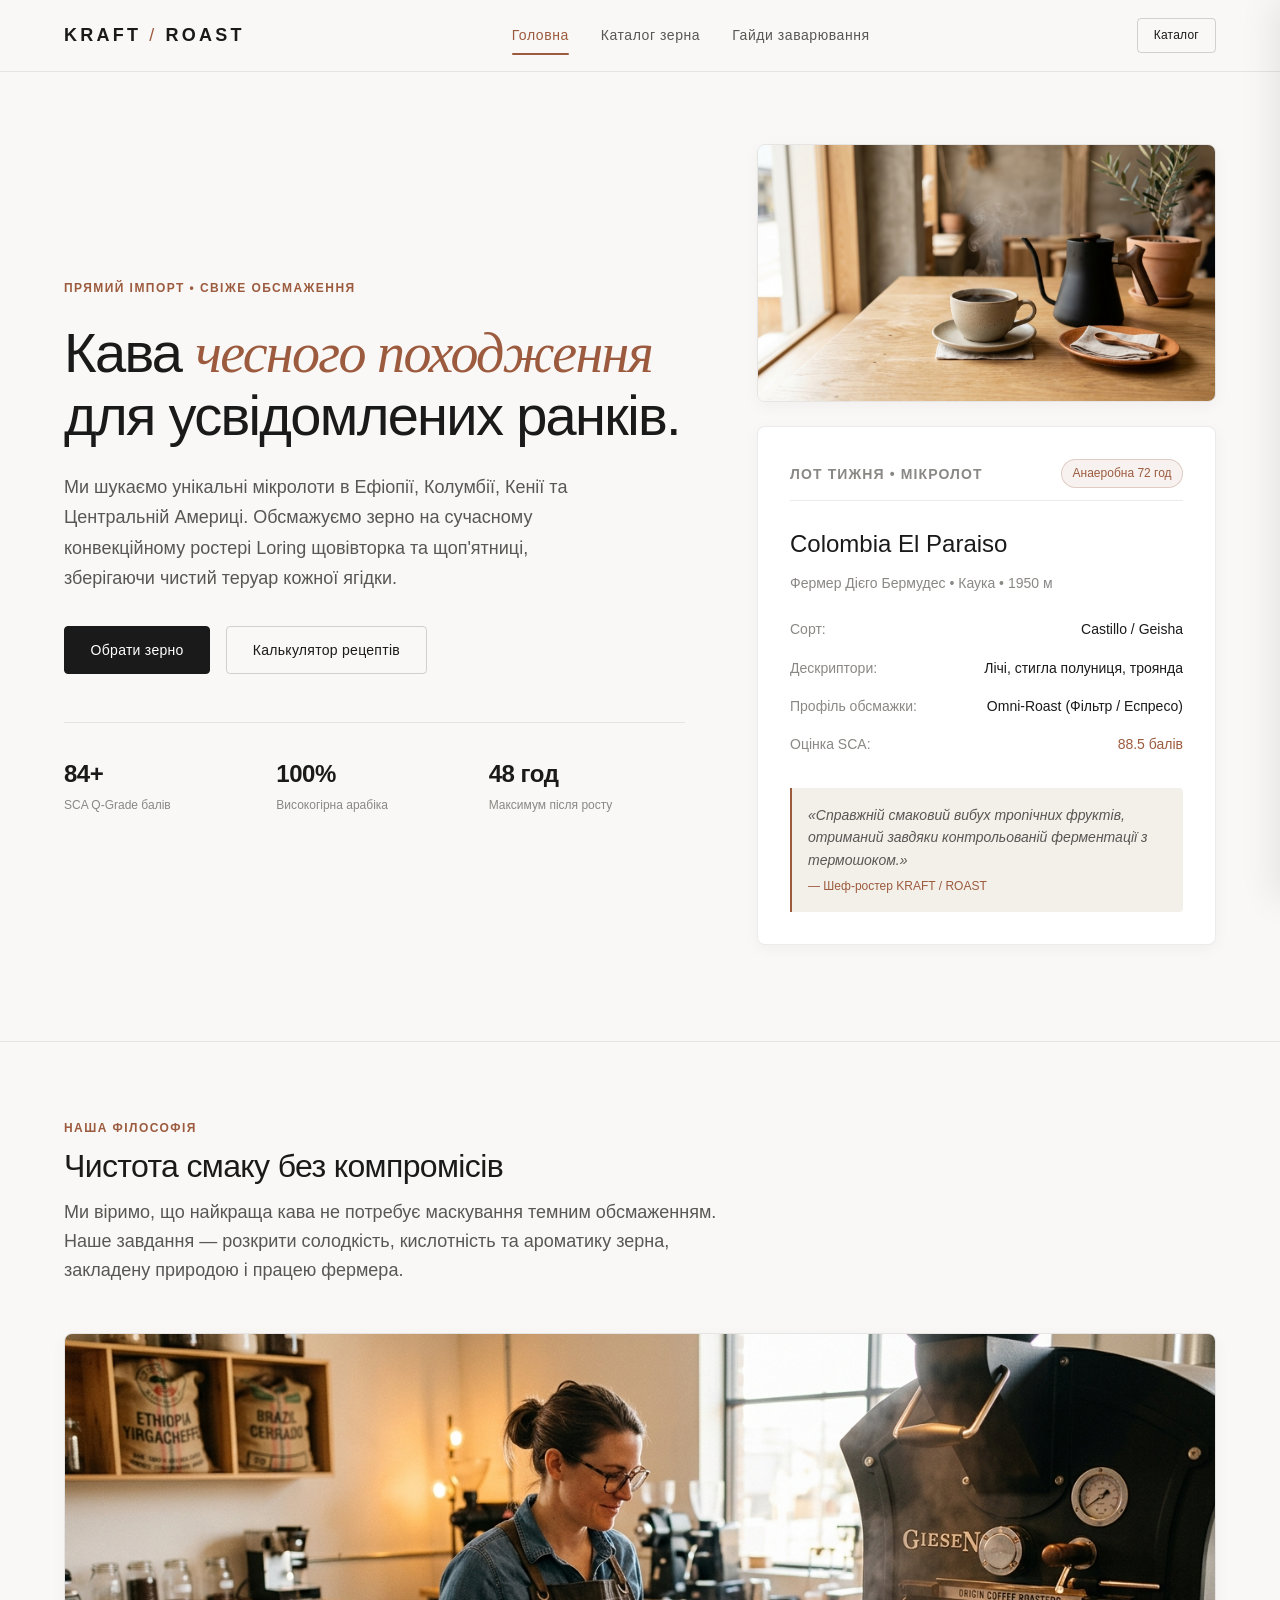
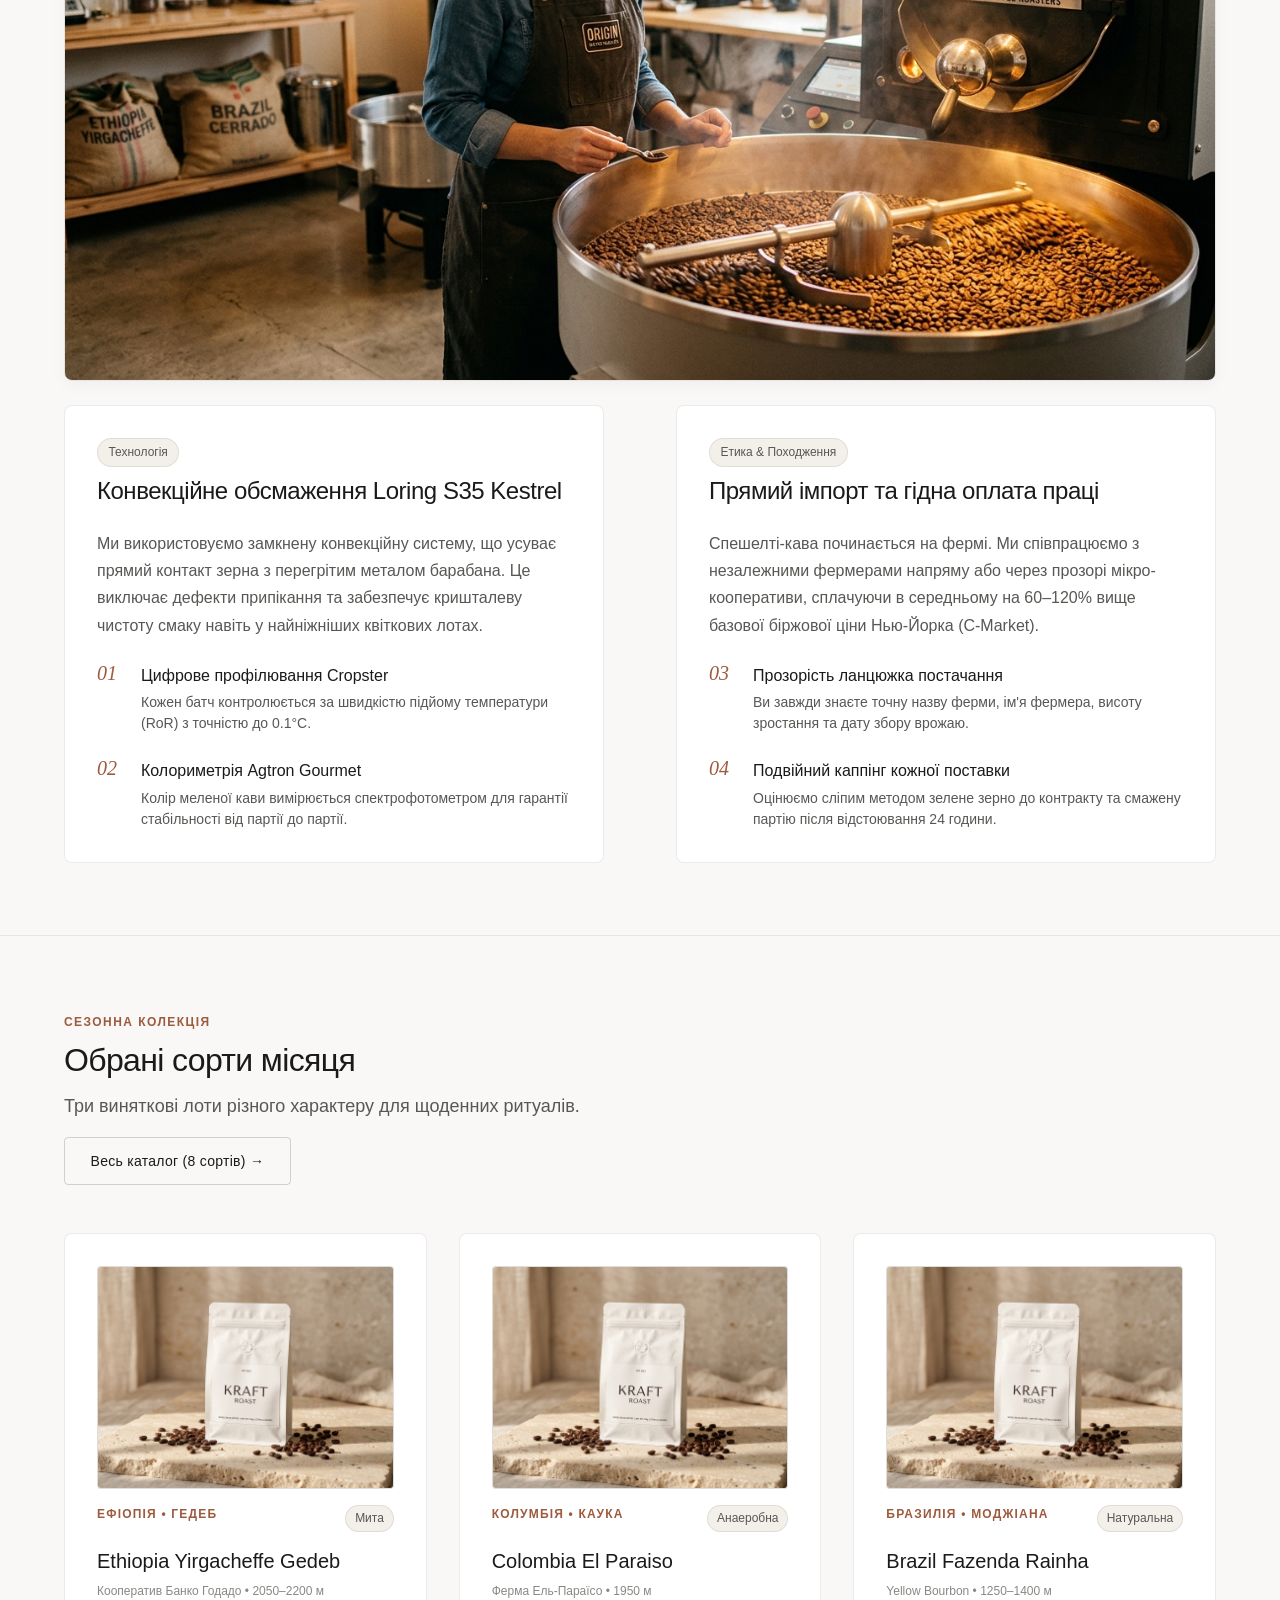
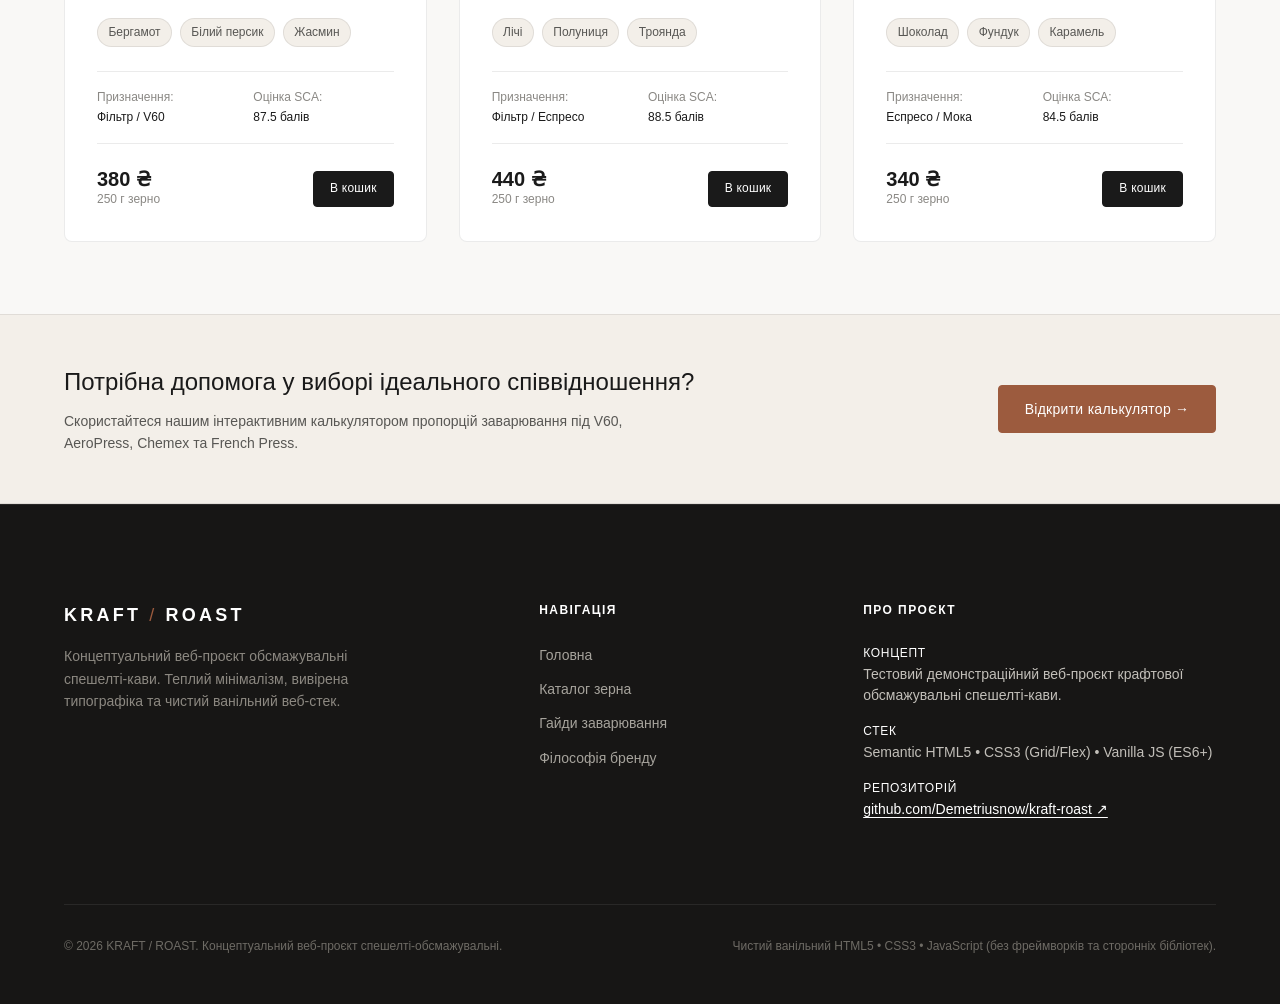
<file: index.html>
<!DOCTYPE html>
<html lang="uk">
<head>
  <meta charset="UTF-8">
  <meta name="viewport" content="width=device-width, initial-scale=1.0">
  <title>KRAFT / ROAST — Обсмажувальня спешелті-кави у Києві</title>
  <meta name="description" content="Локальна обсмажувальня спешелті-кави KRAFT / ROAST. Свіже обсмаження на конвекційному ростері Loring, прямий імпорт зерна від фермерів, чесний теруар.">
  <link rel="stylesheet" href="style.css">
  
  <!-- Structured Data: Schema.org WebSite -->
  <script type="application/ld+json">
  {
    "@context": "https://schema.org",
    "@type": "WebSite",
    "name": "KRAFT / ROAST Specialty Coffee Roastery",
    "description": "Концептуальний веб-проєкт крафтової обсмажувальні спешелті-кави. Створено на чистому ванільному стеку HTML5, CSS3 та JavaScript.",
    "url": "https://demetriusnow.github.io/kraft-roast/"
  }
  </script>
</head>
<body>

  <!-- Accessibility Skip Link -->
  <a href="#main-content" class="skip-link">Перейти до основного вмісту</a>

  <!-- Site Header -->
  <header class="site-header">
    <div class="container header-container">
      <a href="index.html" class="brand-logo" aria-label="KRAFT / ROAST Головна">
        KRAFT <span class="slash">/</span> ROAST
      </a>

      <!-- Desktop Navigation -->
      <nav class="desktop-nav" aria-label="Головна навігація">
        <a href="index.html" class="nav-link active" aria-current="page">Головна</a>
        <a href="beans.html" class="nav-link">Каталог зерна</a>
        <a href="brew-guide.html" class="nav-link">Гайди заварювання</a>
      </nav>

      <!-- Action & Mobile Burger Button -->
      <div class="header-actions">
        <a href="beans.html" class="btn btn-outline btn-sm">Каталог</a>
        <button type="button" class="burger-btn" aria-label="Відкрити навігаційне меню" aria-expanded="false" aria-controls="mobile-nav">
          <span class="burger-bar"></span>
          <span class="burger-bar"></span>
          <span class="burger-bar"></span>
        </button>
      </div>
    </div>
  </header>

  <!-- Mobile Overlay & Drawer -->
  <div class="mobile-overlay" aria-hidden="true"></div>
  <aside class="mobile-drawer" id="mobile-nav" aria-label="Мобільне меню навігації">
    <div>
      <div class="brand-logo" style="margin-bottom: var(--space-2xl);">
        KRAFT <span class="slash">/</span> ROAST
      </div>
      <nav class="mobile-nav-list" aria-label="Мобільна навігація">
        <a href="index.html" class="mobile-nav-link active" aria-current="page">Головна</a>
        <a href="beans.html" class="mobile-nav-link">Каталог зерна</a>
        <a href="brew-guide.html" class="mobile-nav-link">Гайди заварювання</a>
      </nav>
    </div>
    <div class="mobile-drawer-footer">
      <p style="font-weight: var(--fw-medium); color: var(--text-primary); margin-bottom: 4px;">KRAFT / ROAST</p>
      <p>Концептуальний веб-проєкт спешелті-обсмажувальні</p>
      <p style="margin-top: 6px;"><a href="https://github.com/Demetriusnow/kraft-roast" target="_blank" rel="noopener noreferrer" style="color: var(--accent-terracotta); text-decoration: underline;">GitHub проєкт ↗</a></p>
    </div>
  </aside>

  <!-- Main Content Landmark -->
  <main class="site-main" id="main-content" tabindex="-1">

    <!-- Hero Section -->
    <section class="section hero" aria-labelledby="hero-heading">
      <div class="container hero-grid">
        <div class="hero-content">
          <div class="hero-badge-wrap">
            <span class="eyebrow">Прямий імпорт • Свіже обсмаження</span>
          </div>
          <h1 id="hero-heading" class="hero-title">
            Кава <em>чесного походження</em> для усвідомлених ранків.
          </h1>
          <p class="hero-desc">
            Ми шукаємо унікальні мікролоти в Ефіопії, Колумбії, Кенії та Центральній Америці. 
            Обсмажуємо зерно на сучасному конвекційному ростері Loring щовівторка та щоп'ятниці, зберігаючи чистий теруар кожної ягідки.
          </p>
          <div class="hero-cta-group">
            <a href="beans.html" class="btn btn-primary">Обрати зерно</a>
            <a href="brew-guide.html" class="btn btn-outline">Калькулятор рецептів</a>
          </div>
          <div class="hero-stats">
            <div class="stat-item">
              <span class="stat-value">84+</span>
              <span class="stat-label">SCA Q-Grade балів</span>
            </div>
            <div class="stat-item">
              <span class="stat-value">100%</span>
              <span class="stat-label">Високогірна арабіка</span>
            </div>
            <div class="stat-item">
              <span class="stat-value">48 год</span>
              <span class="stat-label">Максимум після росту</span>
            </div>
          </div>
        </div>

        <div class="hero-visual">
          <div class="hero-media-wrap">
            <img src="images/hero-coffee.jpg" alt="Чашка свіжозвареної чорної кави, чайник з гусячим носиком та оливкове дерево на столі" loading="eager" width="1280" height="720">
          </div>
          <article class="hero-card" aria-label="Специфікація лоту тижня">
            <header class="hero-card-header">
              <span class="hero-card-title">Лот тижня • Мікролот</span>
              <span class="tag tag--accent">Анаеробна 72 год</span>
            </header>
            <h2 style="font-size: var(--fs-xl); font-weight: var(--fw-medium); margin-bottom: var(--space-xs);">
              Colombia El Paraiso
            </h2>
            <p style="font-size: var(--fs-sm); color: var(--text-muted); margin-bottom: var(--space-lg);">
              Фермер Дієго Бермудес • Каука • 1950 м
            </p>
            <div class="hero-profile-list">
              <div class="hero-profile-item">
                <span class="label">Сорт:</span>
                <span class="val">Castillo / Geisha</span>
              </div>
              <div class="hero-profile-item">
                <span class="label">Дескриптори:</span>
                <span class="val">Лічі, стигла полуниця, троянда</span>
              </div>
              <div class="hero-profile-item">
                <span class="label">Профіль обсмажки:</span>
                <span class="val">Omni-Roast (Фільтр / Еспресо)</span>
              </div>
              <div class="hero-profile-item">
                <span class="label">Оцінка SCA:</span>
                <span class="val" style="color: var(--accent-terracotta);">88.5 балів</span>
              </div>
            </div>
            <figure class="hero-quote">
              <blockquote>«Справжній смаковий вибух тропічних фруктів, отриманий завдяки контрольованій ферментації з термошоком.»</blockquote>
              <figcaption style="margin-top: 6px; font-size: var(--fs-xs); color: var(--accent-terracotta); font-style: normal; font-weight: var(--fw-medium);">— Шеф-ростер KRAFT / ROAST</figcaption>
            </figure>
          </article>
        </div>
      </div>
    </section>

    <!-- Philosophy & Quality Section (2-Column Flexbox) -->
    <section class="section philosophy-section" id="philosophy" aria-labelledby="philosophy-title">
      <div class="container">
        <header class="section-header">
          <span class="eyebrow">Наша філософія</span>
          <h2 id="philosophy-title" class="section-title">Чистота смаку без компромісів</h2>
          <p class="section-desc">
            Ми віримо, що найкраща кава не потребує маскування темним обсмаженням. Наше завдання — розкрити солодкість, кислотність та ароматику зерна, закладену природою і працею фермера.
          </p>
        </header>

        <div class="philosophy-media-wrap">
          <img src="images/roastery.jpg" alt="Крафтовий ростер для кави у роботі та свіжообсмажене зерно у цеху KRAFT / ROAST" loading="lazy" width="1280" height="720">
        </div>

        <div class="philosophy-flex">
          <!-- Column 1: Roasting Craft -->
          <div class="philosophy-col">
            <article class="philosophy-card">
              <header class="philosophy-col-header">
                <span class="tag">Технологія</span>
                <h3 class="philosophy-col-title">Конвекційне обсмаження Loring S35 Kestrel</h3>
              </header>
              <p class="philosophy-p">
                Ми використовуємо замкнену конвекційну систему, що усуває прямий контакт зерна з перегрітим металом барабана. Це виключає дефекти припікання та забезпечує кришталеву чистоту смаку навіть у найніжніших квіткових лотах.
              </p>
              <div class="feature-list">
                <div class="feature-item">
                  <span class="feature-num" aria-hidden="true">01</span>
                  <div class="feature-content">
                    <h4>Цифрове профілювання Cropster</h4>
                    <p>Кожен батч контролюється за швидкістю підйому температури (RoR) з точністю до 0.1°C.</p>
                  </div>
                </div>
                <div class="feature-item">
                  <span class="feature-num" aria-hidden="true">02</span>
                  <div class="feature-content">
                    <h4>Колориметрія Agtron Gourmet</h4>
                    <p>Колір меленої кави вимірюється спектрофотометром для гарантії стабільності від партії до партії.</p>
                  </div>
                </div>
              </div>
            </article>
          </div>

          <!-- Column 2: Direct Trade & Farming -->
          <div class="philosophy-col">
            <article class="philosophy-card">
              <header class="philosophy-col-header">
                <span class="tag">Етика &amp; Походження</span>
                <h3 class="philosophy-col-title">Прямий імпорт та гідна оплата праці</h3>
              </header>
              <p class="philosophy-p">
                Спешелті-кава починається на фермі. Ми співпрацюємо з незалежними фермерами напряму або через прозорі мікро-кооперативи, сплачуючи в середньому на 60–120% вище базової біржової ціни Нью-Йорка (C-Market).
              </p>
              <div class="feature-list">
                <div class="feature-item">
                  <span class="feature-num" aria-hidden="true">03</span>
                  <div class="feature-content">
                    <h4>Прозорість ланцюжка постачання</h4>
                    <p>Ви завжди знаєте точну назву ферми, ім'я фермера, висоту зростання та дату збору врожаю.</p>
                  </div>
                </div>
                <div class="feature-item">
                  <span class="feature-num" aria-hidden="true">04</span>
                  <div class="feature-content">
                    <h4>Подвійний каппінг кожної поставки</h4>
                    <p>Оцінюємо сліпим методом зелене зерно до контракту та смажену партію після відстоювання 24 години.</p>
                  </div>
                </div>
              </div>
            </article>
          </div>
        </div>
      </div>
    </section>

    <!-- Featured Beans Section (CSS Grid) -->
    <section class="section" aria-labelledby="featured-title">
      <div class="container">
        <header class="section-header" style="display: flex; justify-content: space-between; align-items: flex-end; flex-wrap: wrap; gap: var(--space-md);">
          <div>
            <span class="eyebrow">Сезонна колекція</span>
            <h2 id="featured-title" class="section-title">Обрані сорти місяця</h2>
            <p class="section-desc">Три виняткові лоти різного характеру для щоденних ритуалів.</p>
          </div>
          <a href="beans.html" class="btn btn-outline">Весь каталог (8 сортів) &rarr;</a>
        </header>

        <div class="beans-grid beans-grid--featured">
          
          <!-- Card 1 -->
          <article class="bean-card">
            <div>
              <div class="bean-card-media">
                <img src="images/coffee-bag.jpg" alt="Крафтова пачка Ethiopia Yirgacheffe Gedeb від KRAFT / ROAST" loading="lazy" width="600" height="450">
              </div>
              <header class="bean-card-header">
                <span class="bean-origin">Ефіопія • Гедеб</span>
                <span class="bean-process-badge">Мита</span>
              </header>
              <h3 class="bean-name">Ethiopia Yirgacheffe Gedeb</h3>
              <p class="bean-subinfo">Кооператив Банко Годадо • 2050–2200 м</p>
              <div class="bean-descriptors">
                <span class="tag">Бергамот</span>
                <span class="tag">Білий персик</span>
                <span class="tag">Жасмин</span>
              </div>
              <div class="bean-meta-table">
                <div class="meta-row">
                  <span class="meta-label">Призначення:</span>
                  <span class="meta-val">Фільтр / V60</span>
                </div>
                <div class="meta-row">
                  <span class="meta-label">Оцінка SCA:</span>
                  <span class="meta-val">87.5 балів</span>
                </div>
              </div>
            </div>
            <footer class="bean-card-footer">
              <div class="bean-price-wrap">
                <span class="bean-price">380 ₴</span>
                <span class="bean-weight">250 г зерно</span>
              </div>
              <button type="button" class="btn btn-primary btn-sm btn-order" aria-label="Замовити Ethiopia Yirgacheffe Gedeb">
                В кошик
              </button>
            </footer>
          </article>

          <!-- Card 2 -->
          <article class="bean-card">
            <div>
              <div class="bean-card-media">
                <img src="images/coffee-bag.jpg" alt="Крафтова пачка Colombia El Paraiso від KRAFT / ROAST" loading="lazy" width="600" height="450">
              </div>
              <header class="bean-card-header">
                <span class="bean-origin">Колумбія • Каука</span>
                <span class="bean-process-badge">Анаеробна</span>
              </header>
              <h3 class="bean-name">Colombia El Paraiso</h3>
              <p class="bean-subinfo">Ферма Ель-Параїсо • 1950 м</p>
              <div class="bean-descriptors">
                <span class="tag">Лічі</span>
                <span class="tag">Полуниця</span>
                <span class="tag">Троянда</span>
              </div>
              <div class="bean-meta-table">
                <div class="meta-row">
                  <span class="meta-label">Призначення:</span>
                  <span class="meta-val">Фільтр / Еспресо</span>
                </div>
                <div class="meta-row">
                  <span class="meta-label">Оцінка SCA:</span>
                  <span class="meta-val">88.5 балів</span>
                </div>
              </div>
            </div>
            <footer class="bean-card-footer">
              <div class="bean-price-wrap">
                <span class="bean-price">440 ₴</span>
                <span class="bean-weight">250 г зерно</span>
              </div>
              <button type="button" class="btn btn-primary btn-sm btn-order" aria-label="Замовити Colombia El Paraiso">
                В кошик
              </button>
            </footer>
          </article>

          <!-- Card 3 -->
          <article class="bean-card">
            <div>
              <div class="bean-card-media">
                <img src="images/coffee-bag.jpg" alt="Крафтова пачка Brazil Fazenda Rainha від KRAFT / ROAST" loading="lazy" width="600" height="450">
              </div>
              <header class="bean-card-header">
                <span class="bean-origin">Бразилія • Моджіана</span>
                <span class="bean-process-badge">Натуральна</span>
              </header>
              <h3 class="bean-name">Brazil Fazenda Rainha</h3>
              <p class="bean-subinfo">Yellow Bourbon • 1250–1400 м</p>
              <div class="bean-descriptors">
                <span class="tag">Шоколад</span>
                <span class="tag">Фундук</span>
                <span class="tag">Карамель</span>
              </div>
              <div class="bean-meta-table">
                <div class="meta-row">
                  <span class="meta-label">Призначення:</span>
                  <span class="meta-val">Еспресо / Мока</span>
                </div>
                <div class="meta-row">
                  <span class="meta-label">Оцінка SCA:</span>
                  <span class="meta-val">84.5 балів</span>
                </div>
              </div>
            </div>
            <footer class="bean-card-footer">
              <div class="bean-price-wrap">
                <span class="bean-price">340 ₴</span>
                <span class="bean-weight">250 г зерно</span>
              </div>
              <button type="button" class="btn btn-primary btn-sm btn-order" aria-label="Замовити Brazil Fazenda Rainha">
                В кошик
              </button>
            </footer>
          </article>

        </div>
      </div>
    </section>

    <!-- Banner / Invitation -->
    <section class="section section--sm" aria-labelledby="banner-heading" style="background-color: var(--bg-surface-subtle); border-top: 1px solid var(--border-subtle); border-bottom: 1px solid var(--border-subtle);">
      <div class="container" style="display: flex; justify-content: space-between; align-items: center; flex-wrap: wrap; gap: var(--space-xl);">
        <div>
          <h2 id="banner-heading" style="font-size: var(--fs-xl); font-weight: var(--fw-medium); margin-bottom: var(--space-xs);">
            Потрібна допомога у виборі ідеального співвідношення?
          </h2>
          <p style="font-size: var(--fs-sm); color: var(--text-secondary); max-width: 580px;">
            Скористайтеся нашим інтерактивним калькулятором пропорцій заварювання під V60, AeroPress, Chemex та French Press.
          </p>
        </div>
        <a href="brew-guide.html" class="btn btn-accent">Відкрити калькулятор &rarr;</a>
      </div>
    </section>

  </main>

  <!-- Site Footer Landmark -->
  <footer class="site-footer">
    <div class="container">
      <div class="footer-grid">
        <div class="footer-brand">
          <div class="brand-logo">
            KRAFT <span class="slash">/</span> ROAST
          </div>
          <p class="footer-tagline">
            Концептуальний веб-проєкт обсмажувальні спешелті-кави. Теплий мінімалізм, вивірена типографіка та чистий ванільний веб-стек.
          </p>
        </div>

        <nav class="footer-nav-col" aria-label="Навігація у підвалі">
          <h4 class="footer-col-title">Навігація</h4>
          <ul class="footer-links">
            <li><a href="index.html">Головна</a></li>
            <li><a href="beans.html">Каталог зерна</a></li>
            <li><a href="brew-guide.html">Гайди заварювання</a></li>
            <li><a href="index.html#philosophy">Філософія бренду</a></li>
          </ul>
        </nav>

        <section class="footer-info-col" aria-label="Інформація про проєкт">
          <h4 class="footer-col-title">Про проєкт</h4>
          <div class="footer-info-item">
            <strong>Концепт</strong>
            <span>Тестовий демонстраційний веб-проєкт крафтової обсмажувальні спешелті-кави.</span>
          </div>
          <div class="footer-info-item" style="margin-top: var(--space-md);">
            <strong>Стек</strong>
            <span>Semantic HTML5 • CSS3 (Grid/Flex) • Vanilla JS (ES6+)</span>
          </div>
          <div class="footer-info-item" style="margin-top: var(--space-md);">
            <strong>Репозиторій</strong>
            <a href="https://github.com/Demetriusnow/kraft-roast" target="_blank" rel="noopener noreferrer" style="color: #FFFFFF; text-decoration: underline; text-underline-offset: 3px;">github.com/Demetriusnow/kraft-roast ↗</a>
          </div>
        </section>
      </div>

      <div class="footer-bottom">
        <p>&copy; 2026 KRAFT / ROAST. Концептуальний веб-проєкт спешелті-обсмажувальні.</p>
        <p>Чистий ванільний HTML5 • CSS3 • JavaScript (без фреймворків та сторонніх бібліотек).</p>
      </div>
    </div>
  </footer>

  <script src="main.js" defer></script>
</body>
</html>
</file>
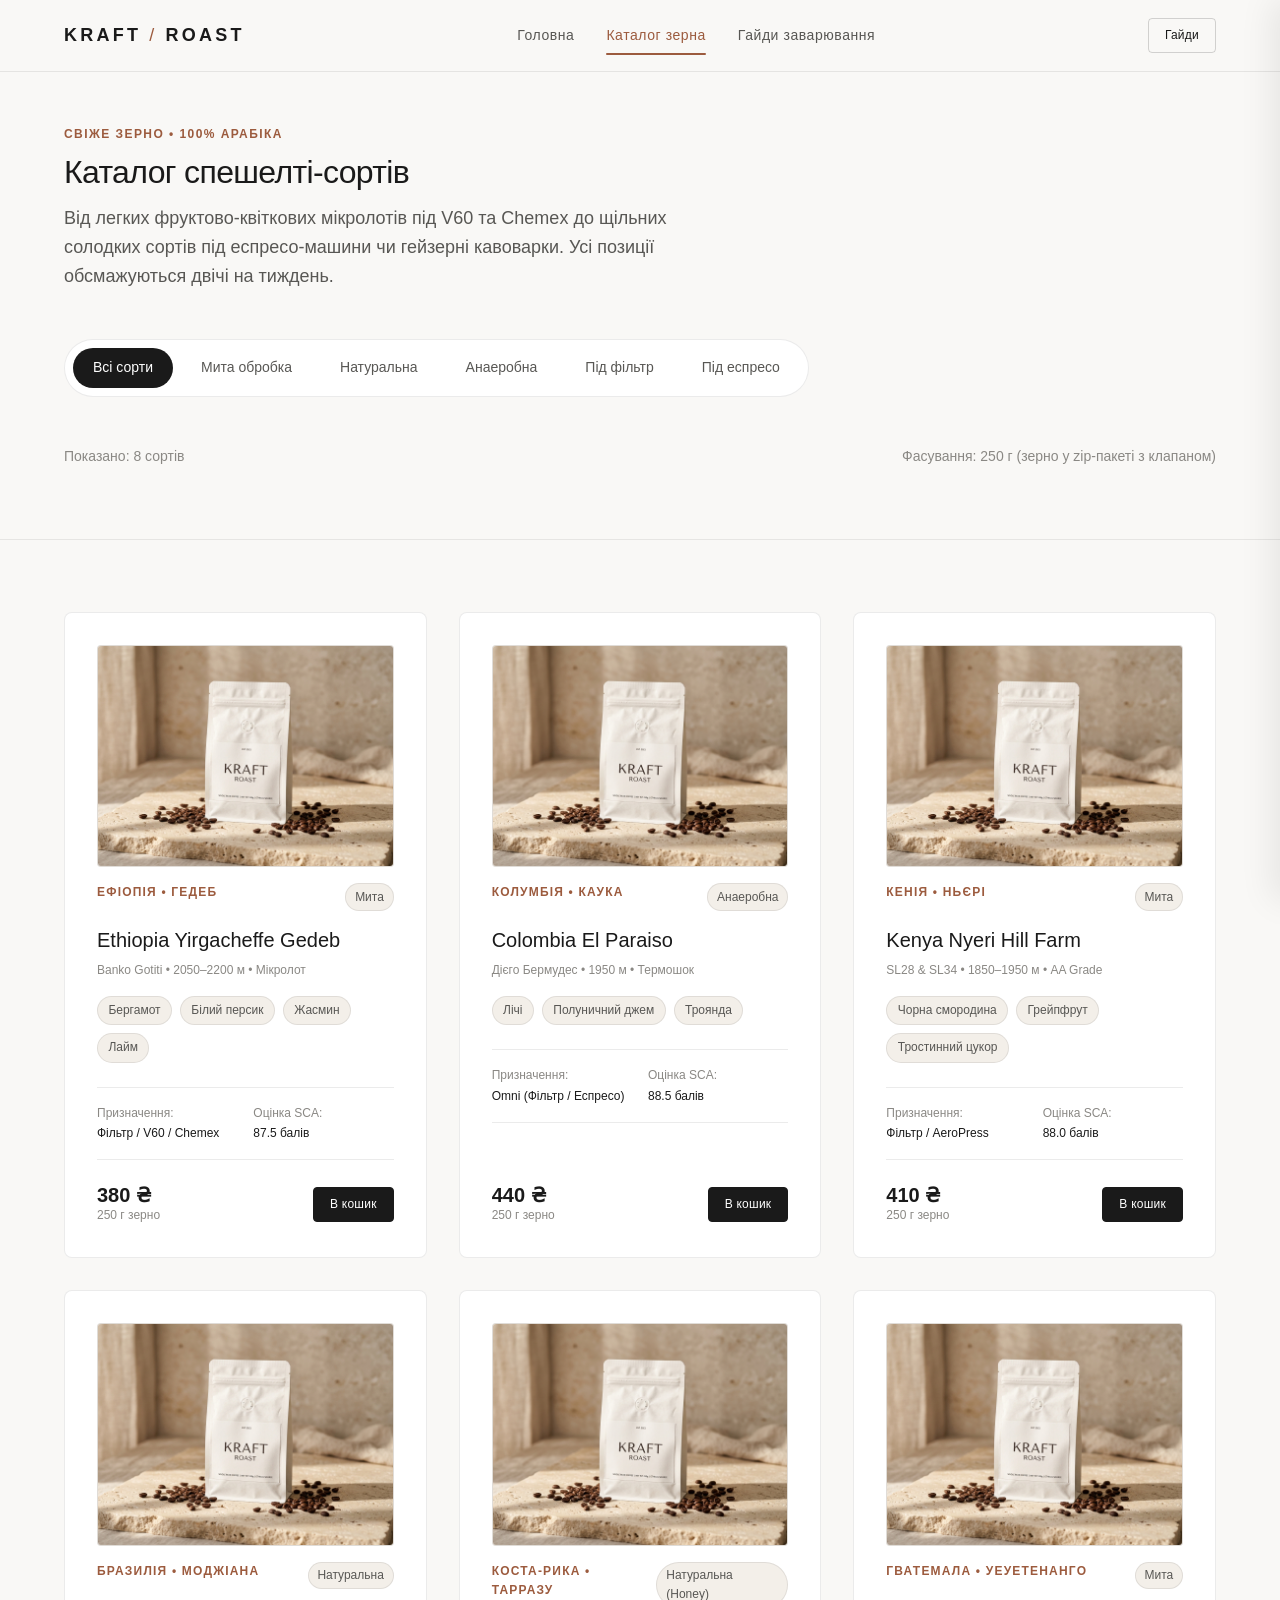
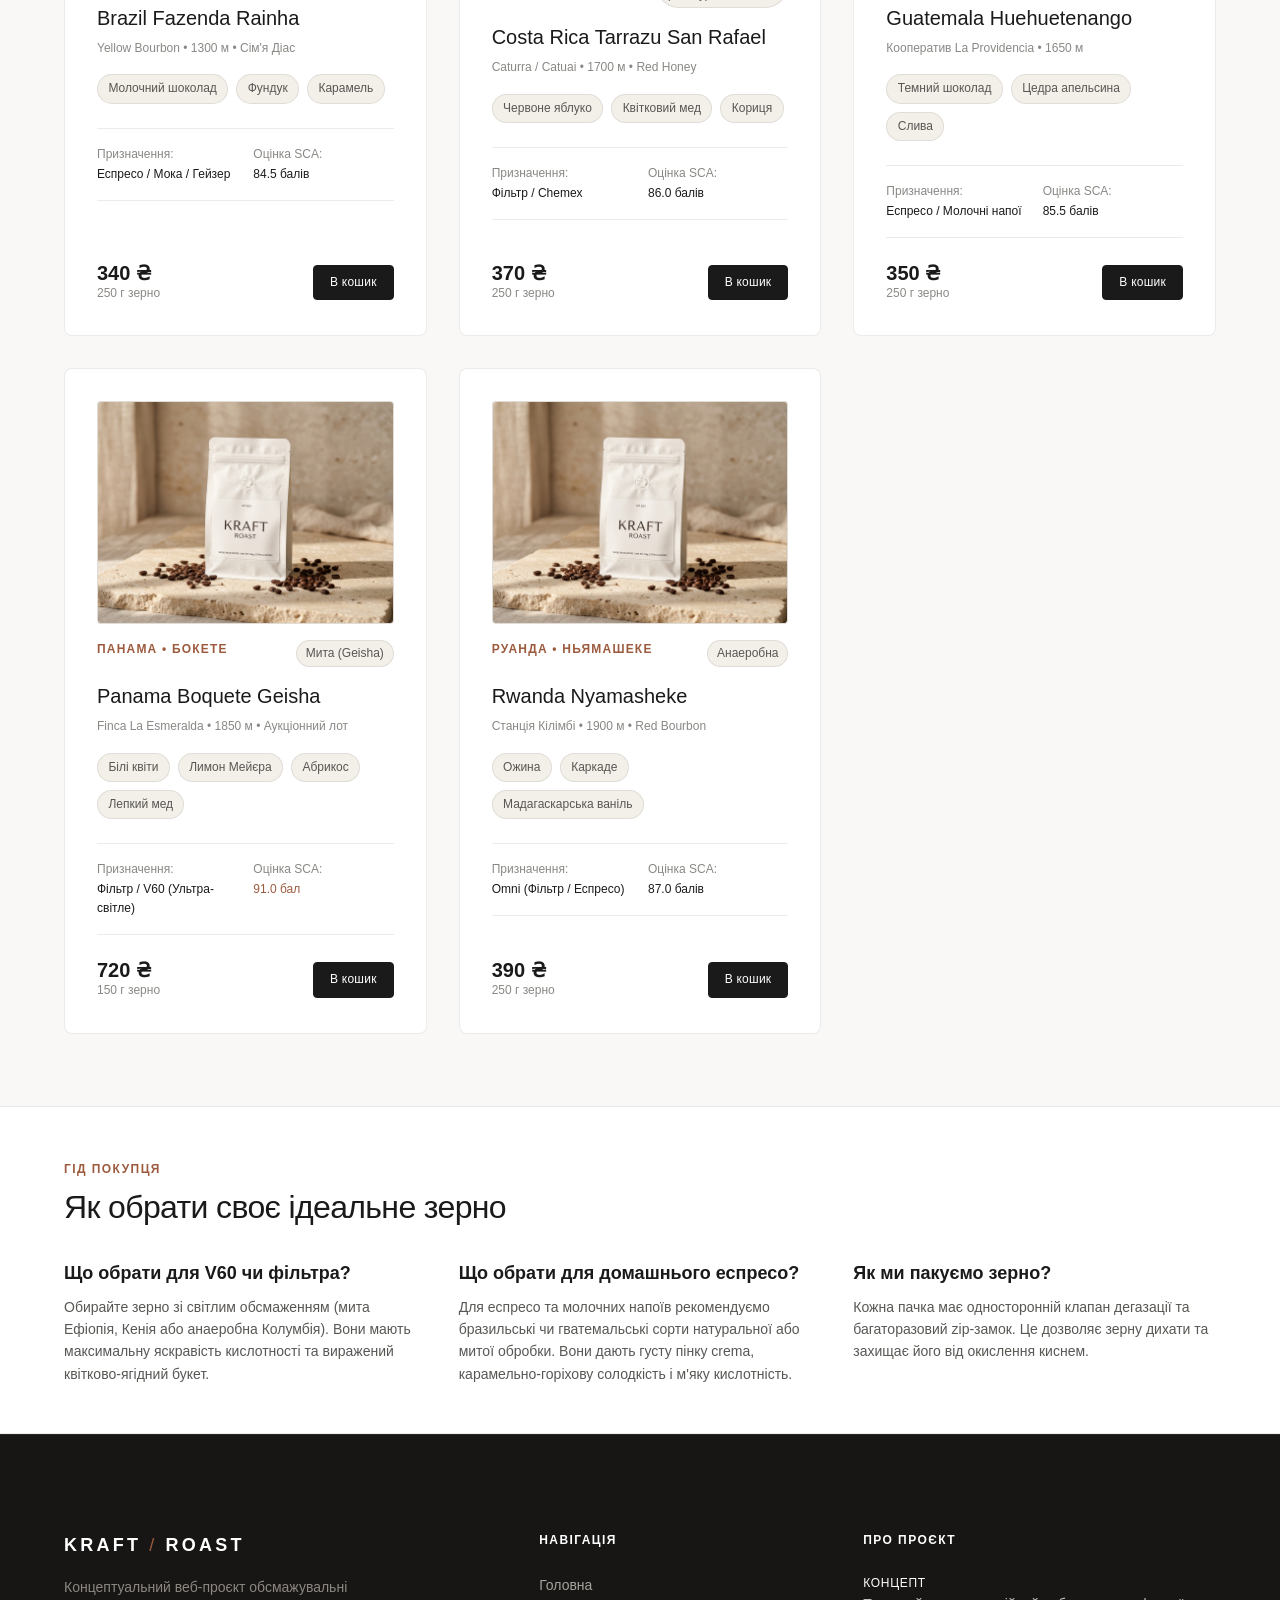
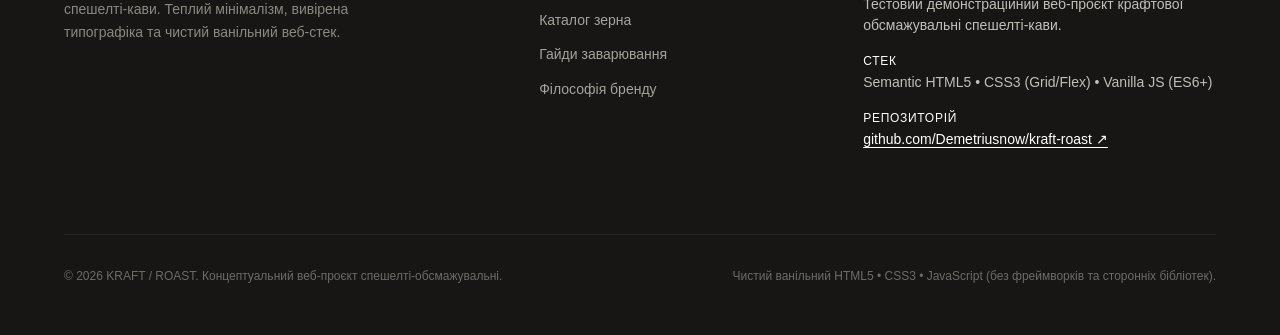
<file: beans.html>
<!DOCTYPE html>
<html lang="uk">
<head>
  <meta charset="UTF-8">
  <meta name="viewport" content="width=device-width, initial-scale=1.0">
  <title>Каталог зерна — KRAFT / ROAST Specialty Coffee</title>
  <meta name="description" content="Каталог свіжообсмаженої спешелті-кави KRAFT / ROAST. Зерно під фільтр та еспресо з Ефіопії, Колумбії, Кенії, Бразилії, Руанди.">
  <link rel="stylesheet" href="style.css">

  <!-- Structured Data: Schema.org ItemList with Products -->
  <script type="application/ld+json">
  {
    "@context": "https://schema.org",
    "@type": "ItemList",
    "name": "Каталог свіжообсмаженої спешелті-кави KRAFT / ROAST",
    "numberOfItems": 8,
    "itemListElement": [
      {
        "@type": "ListItem",
        "position": 1,
        "item": {
          "@type": "Product",
          "name": "Ethiopia Yirgacheffe Gedeb",
          "description": "Світле обсмаження під фільтр. Дескриптори: бергамот, білий персик, жасмин, лайм. Мита обробка.",
          "offers": {
            "@type": "Offer",
            "price": "380",
            "priceCurrency": "UAH",
            "availability": "https://schema.org/InStock"
          }
        }
      },
      {
        "@type": "ListItem",
        "position": 2,
        "item": {
          "@type": "Product",
          "name": "Colombia El Paraiso",
          "description": "Omni-roast. Дескриптори: лічі, полуничний джем, троянда. Анаеробна ферментація з термошоком.",
          "offers": {
            "@type": "Offer",
            "price": "440",
            "priceCurrency": "UAH",
            "availability": "https://schema.org/InStock"
          }
        }
      },
      {
        "@type": "ListItem",
        "position": 3,
        "item": {
          "@type": "Product",
          "name": "Kenya Nyeri Hill Farm",
          "description": "Світле обсмаження під фільтр та AeroPress. Дескриптори: чорна смородина, грейпфрут, тростинний цукор. Мита обробка.",
          "offers": {
            "@type": "Offer",
            "price": "410",
            "priceCurrency": "UAH",
            "availability": "https://schema.org/InStock"
          }
        }
      },
      {
        "@type": "ListItem",
        "position": 4,
        "item": {
          "@type": "Product",
          "name": "Brazil Fazenda Rainha",
          "description": "Обсмаження під еспресо та гейзер. Дескриптори: молочний шоколад, фундук, карамель. Натуральна обробка.",
          "offers": {
            "@type": "Offer",
            "price": "340",
            "priceCurrency": "UAH",
            "availability": "https://schema.org/InStock"
          }
        }
      },
      {
        "@type": "ListItem",
        "position": 5,
        "item": {
          "@type": "Product",
          "name": "Costa Rica Tarrazu San Rafael",
          "description": "Світле обсмаження під Chemex та V60. Дескриптори: червоне яблуко, квітковий мед, кориця. Натуральна Red Honey обробка.",
          "offers": {
            "@type": "Offer",
            "price": "370",
            "priceCurrency": "UAH",
            "availability": "https://schema.org/InStock"
          }
        }
      },
      {
        "@type": "ListItem",
        "position": 6,
        "item": {
          "@type": "Product",
          "name": "Guatemala Huehuetenango",
          "description": "Обсмаження під еспресо та молочні напої. Дескриптори: темний шоколад, цедра апельсина, слива. Мита обробка.",
          "offers": {
            "@type": "Offer",
            "price": "350",
            "priceCurrency": "UAH",
            "availability": "https://schema.org/InStock"
          }
        }
      },
      {
        "@type": "ListItem",
        "position": 7,
        "item": {
          "@type": "Product",
          "name": "Panama Boquete Geisha",
          "description": "Аукціонний ультра-світлий мікролот під V60. Дескриптори: білі квіти, лимон Мейєра, абрикос, лепкий мед. Мита обробка.",
          "offers": {
            "@type": "Offer",
            "price": "720",
            "priceCurrency": "UAH",
            "availability": "https://schema.org/InStock"
          }
        }
      },
      {
        "@type": "ListItem",
        "position": 8,
        "item": {
          "@type": "Product",
          "name": "Rwanda Nyamasheke",
          "description": "Omni-roast під фільтр та еспресо. Дескриптори: ожина, каркаде, мадагаскарська ваніль. Анаеробна ферментація.",
          "offers": {
            "@type": "Offer",
            "price": "390",
            "priceCurrency": "UAH",
            "availability": "https://schema.org/InStock"
          }
        }
      }
    ]
  }
  </script>
</head>
<body>

  <!-- Accessibility Skip Link -->
  <a href="#main-content" class="skip-link">Перейти до основного вмісту</a>

  <!-- Site Header -->
  <header class="site-header">
    <div class="container header-container">
      <a href="index.html" class="brand-logo" aria-label="KRAFT / ROAST Головна">
        KRAFT <span class="slash">/</span> ROAST
      </a>

      <!-- Desktop Navigation -->
      <nav class="desktop-nav" aria-label="Головна навігація">
        <a href="index.html" class="nav-link">Головна</a>
        <a href="beans.html" class="nav-link active" aria-current="page">Каталог зерна</a>
        <a href="brew-guide.html" class="nav-link">Гайди заварювання</a>
      </nav>

      <!-- Action & Mobile Burger Button -->
      <div class="header-actions">
        <a href="brew-guide.html" class="btn btn-outline btn-sm">Гайди</a>
        <button type="button" class="burger-btn" aria-label="Відкрити навігаційне меню" aria-expanded="false" aria-controls="mobile-nav">
          <span class="burger-bar"></span>
          <span class="burger-bar"></span>
          <span class="burger-bar"></span>
        </button>
      </div>
    </div>
  </header>

  <!-- Mobile Overlay & Drawer -->
  <div class="mobile-overlay" aria-hidden="true"></div>
  <aside class="mobile-drawer" id="mobile-nav" aria-label="Мобільне меню навігації">
    <div>
      <div class="brand-logo" style="margin-bottom: var(--space-2xl);">
        KRAFT <span class="slash">/</span> ROAST
      </div>
      <nav class="mobile-nav-list" aria-label="Мобільна навігація">
        <a href="index.html" class="mobile-nav-link">Головна</a>
        <a href="beans.html" class="mobile-nav-link active" aria-current="page">Каталог зерна</a>
        <a href="brew-guide.html" class="mobile-nav-link">Гайди заварювання</a>
      </nav>
    </div>
    <div class="mobile-drawer-footer">
      <p style="font-weight: var(--fw-medium); color: var(--text-primary); margin-bottom: 4px;">KRAFT / ROAST</p>
      <p>Концептуальний веб-проєкт спешелті-обсмажувальні</p>
      <p style="margin-top: 6px;"><a href="https://github.com/Demetriusnow/kraft-roast" target="_blank" rel="noopener noreferrer" style="color: var(--accent-terracotta); text-decoration: underline;">GitHub проєкт ↗</a></p>
    </div>
  </aside>

  <!-- Main Content Landmark -->
  <main class="site-main" id="main-content" tabindex="-1">

    <!-- Catalog Hero / Introduction -->
    <section class="section section--sm" aria-labelledby="catalog-title" style="border-bottom: 1px solid var(--border-subtle);">
      <div class="container">
        <header class="section-header">
          <span class="eyebrow">Свіже зерно • 100% Арабіка</span>
          <h1 id="catalog-title" class="section-title">Каталог спешелті-сортів</h1>
          <p class="section-desc">
            Від легких фруктово-квіткових мікролотів під V60 та Chemex до щільних солодких сортів під еспресо-машини чи гейзерні кавоварки. Усі позиції обсмажуються двічі на тиждень.
          </p>
        </header>

        <!-- Filter Controls (JS Live Filter) -->
        <div class="filter-bar-wrap">
          <div class="filter-bar" role="toolbar" aria-label="Фільтр за типом обробки та призначенням">
            <button type="button" class="filter-btn active" data-filter="all" aria-pressed="true">Всі сорти</button>
            <button type="button" class="filter-btn" data-filter="washed" aria-pressed="false">Мита обробка</button>
            <button type="button" class="filter-btn" data-filter="natural" aria-pressed="false">Натуральна</button>
            <button type="button" class="filter-btn" data-filter="anaerobic" aria-pressed="false">Анаеробна</button>
            <button type="button" class="filter-btn" data-filter="filter" aria-pressed="false">Під фільтр</button>
            <button type="button" class="filter-btn" data-filter="espresso" aria-pressed="false">Під еспресо</button>
          </div>
        </div>

        <div class="catalog-summary">
          <span id="catalog-count">Показано: 8 сортів</span>
          <span>Фасування: 250 г (зерно у zip-пакеті з клапаном)</span>
        </div>
      </div>
    </section>

    <!-- Catalog Grid Section (CSS Grid) -->
    <section class="section" aria-label="Каталог кавових зерен">
      <div class="container">

        <!-- Grid Container -->
        <div class="beans-grid">

          <!-- 1. Ethiopia Yirgacheffe Gedeb -->
          <article class="bean-card" data-category="washed filter">
            <div>
              <div class="bean-card-media">
                <img src="images/coffee-bag.jpg" alt="Крафтова пачка Ethiopia Yirgacheffe Gedeb від KRAFT / ROAST" loading="lazy" width="600" height="450">
              </div>
              <header class="bean-card-header">
                <span class="bean-origin">Ефіопія • Гедеб</span>
                <span class="bean-process-badge">Мита</span>
              </header>
              <h2 class="bean-name">Ethiopia Yirgacheffe Gedeb</h2>
              <p class="bean-subinfo">Banko Gotiti • 2050–2200 м • Мікролот</p>
              <div class="bean-descriptors">
                <span class="tag">Бергамот</span>
                <span class="tag">Білий персик</span>
                <span class="tag">Жасмин</span>
                <span class="tag">Лайм</span>
              </div>
              <div class="bean-meta-table">
                <div class="meta-row">
                  <span class="meta-label">Призначення:</span>
                  <span class="meta-val">Фільтр / V60 / Chemex</span>
                </div>
                <div class="meta-row">
                  <span class="meta-label">Оцінка SCA:</span>
                  <span class="meta-val">87.5 балів</span>
                </div>
              </div>
            </div>
            <footer class="bean-card-footer">
              <div class="bean-price-wrap">
                <span class="bean-price">380 ₴</span>
                <span class="bean-weight">250 г зерно</span>
              </div>
              <button type="button" class="btn btn-primary btn-sm btn-order" aria-label="Замовити Ethiopia Yirgacheffe Gedeb">
                В кошик
              </button>
            </footer>
          </article>

          <!-- 2. Colombia El Paraiso -->
          <article class="bean-card" data-category="anaerobic filter espresso">
            <div>
              <div class="bean-card-media">
                <img src="images/coffee-bag.jpg" alt="Крафтова пачка Colombia El Paraiso від KRAFT / ROAST" loading="lazy" width="600" height="450">
              </div>
              <header class="bean-card-header">
                <span class="bean-origin">Колумбія • Каука</span>
                <span class="bean-process-badge">Анаеробна</span>
              </header>
              <h2 class="bean-name">Colombia El Paraiso</h2>
              <p class="bean-subinfo">Дієго Бермудес • 1950 м • Термошок</p>
              <div class="bean-descriptors">
                <span class="tag">Лічі</span>
                <span class="tag">Полуничний джем</span>
                <span class="tag">Троянда</span>
              </div>
              <div class="bean-meta-table">
                <div class="meta-row">
                  <span class="meta-label">Призначення:</span>
                  <span class="meta-val">Omni (Фільтр / Еспресо)</span>
                </div>
                <div class="meta-row">
                  <span class="meta-label">Оцінка SCA:</span>
                  <span class="meta-val">88.5 балів</span>
                </div>
              </div>
            </div>
            <footer class="bean-card-footer">
              <div class="bean-price-wrap">
                <span class="bean-price">440 ₴</span>
                <span class="bean-weight">250 г зерно</span>
              </div>
              <button type="button" class="btn btn-primary btn-sm btn-order" aria-label="Замовити Colombia El Paraiso">
                В кошик
              </button>
            </footer>
          </article>

          <!-- 3. Kenya Nyeri Hill Farm -->
          <article class="bean-card" data-category="washed filter">
            <div>
              <div class="bean-card-media">
                <img src="images/coffee-bag.jpg" alt="Крафтова пачка Kenya Nyeri Hill Farm від KRAFT / ROAST" loading="lazy" width="600" height="450">
              </div>
              <header class="bean-card-header">
                <span class="bean-origin">Кенія • Ньєрі</span>
                <span class="bean-process-badge">Мита</span>
              </header>
              <h2 class="bean-name">Kenya Nyeri Hill Farm</h2>
              <p class="bean-subinfo">SL28 &amp; SL34 • 1850–1950 м • AA Grade</p>
              <div class="bean-descriptors">
                <span class="tag">Чорна смородина</span>
                <span class="tag">Грейпфрут</span>
                <span class="tag">Тростинний цукор</span>
              </div>
              <div class="bean-meta-table">
                <div class="meta-row">
                  <span class="meta-label">Призначення:</span>
                  <span class="meta-val">Фільтр / AeroPress</span>
                </div>
                <div class="meta-row">
                  <span class="meta-label">Оцінка SCA:</span>
                  <span class="meta-val">88.0 балів</span>
                </div>
              </div>
            </div>
            <footer class="bean-card-footer">
              <div class="bean-price-wrap">
                <span class="bean-price">410 ₴</span>
                <span class="bean-weight">250 г зерно</span>
              </div>
              <button type="button" class="btn btn-primary btn-sm btn-order" aria-label="Замовити Kenya Nyeri Hill Farm">
                В кошик
              </button>
            </footer>
          </article>

          <!-- 4. Brazil Fazenda Rainha -->
          <article class="bean-card" data-category="natural espresso">
            <div>
              <div class="bean-card-media">
                <img src="images/coffee-bag.jpg" alt="Крафтова пачка Brazil Fazenda Rainha від KRAFT / ROAST" loading="lazy" width="600" height="450">
              </div>
              <header class="bean-card-header">
                <span class="bean-origin">Бразилія • Моджіана</span>
                <span class="bean-process-badge">Натуральна</span>
              </header>
              <h2 class="bean-name">Brazil Fazenda Rainha</h2>
              <p class="bean-subinfo">Yellow Bourbon • 1300 м • Сім'я Діас</p>
              <div class="bean-descriptors">
                <span class="tag">Молочний шоколад</span>
                <span class="tag">Фундук</span>
                <span class="tag">Карамель</span>
              </div>
              <div class="bean-meta-table">
                <div class="meta-row">
                  <span class="meta-label">Призначення:</span>
                  <span class="meta-val">Еспресо / Мока / Гейзер</span>
                </div>
                <div class="meta-row">
                  <span class="meta-label">Оцінка SCA:</span>
                  <span class="meta-val">84.5 балів</span>
                </div>
              </div>
            </div>
            <footer class="bean-card-footer">
              <div class="bean-price-wrap">
                <span class="bean-price">340 ₴</span>
                <span class="bean-weight">250 г зерно</span>
              </div>
              <button type="button" class="btn btn-primary btn-sm btn-order" aria-label="Замовити Brazil Fazenda Rainha">
                В кошик
              </button>
            </footer>
          </article>

          <!-- 5. Costa Rica Tarrazu San Rafael -->
          <article class="bean-card" data-category="natural filter">
            <div>
              <div class="bean-card-media">
                <img src="images/coffee-bag.jpg" alt="Крафтова пачка Costa Rica Tarrazu San Rafael від KRAFT / ROAST" loading="lazy" width="600" height="450">
              </div>
              <header class="bean-card-header">
                <span class="bean-origin">Коста-Рика • Тарразу</span>
                <span class="bean-process-badge">Натуральна (Honey)</span>
              </header>
              <h2 class="bean-name">Costa Rica Tarrazu San Rafael</h2>
              <p class="bean-subinfo">Caturra / Catuai • 1700 м • Red Honey</p>
              <div class="bean-descriptors">
                <span class="tag">Червоне яблуко</span>
                <span class="tag">Квітковий мед</span>
                <span class="tag">Кориця</span>
              </div>
              <div class="bean-meta-table">
                <div class="meta-row">
                  <span class="meta-label">Призначення:</span>
                  <span class="meta-val">Фільтр / Chemex</span>
                </div>
                <div class="meta-row">
                  <span class="meta-label">Оцінка SCA:</span>
                  <span class="meta-val">86.0 балів</span>
                </div>
              </div>
            </div>
            <footer class="bean-card-footer">
              <div class="bean-price-wrap">
                <span class="bean-price">370 ₴</span>
                <span class="bean-weight">250 г зерно</span>
              </div>
              <button type="button" class="btn btn-primary btn-sm btn-order" aria-label="Замовити Costa Rica Tarrazu">
                В кошик
              </button>
            </footer>
          </article>

          <!-- 6. Guatemala Huehuetenango -->
          <article class="bean-card" data-category="washed espresso">
            <div>
              <div class="bean-card-media">
                <img src="images/coffee-bag.jpg" alt="Крафтова пачка Guatemala Huehuetenango від KRAFT / ROAST" loading="lazy" width="600" height="450">
              </div>
              <header class="bean-card-header">
                <span class="bean-origin">Гватемала • Уеуетенанго</span>
                <span class="bean-process-badge">Мита</span>
              </header>
              <h2 class="bean-name">Guatemala Huehuetenango</h2>
              <p class="bean-subinfo">Кооператив La Providencia • 1650 м</p>
              <div class="bean-descriptors">
                <span class="tag">Темний шоколад</span>
                <span class="tag">Цедра апельсина</span>
                <span class="tag">Слива</span>
              </div>
              <div class="bean-meta-table">
                <div class="meta-row">
                  <span class="meta-label">Призначення:</span>
                  <span class="meta-val">Еспресо / Молочні напої</span>
                </div>
                <div class="meta-row">
                  <span class="meta-label">Оцінка SCA:</span>
                  <span class="meta-val">85.5 балів</span>
                </div>
              </div>
            </div>
            <footer class="bean-card-footer">
              <div class="bean-price-wrap">
                <span class="bean-price">350 ₴</span>
                <span class="bean-weight">250 г зерно</span>
              </div>
              <button type="button" class="btn btn-primary btn-sm btn-order" aria-label="Замовити Guatemala Huehuetenango">
                В кошик
              </button>
            </footer>
          </article>

          <!-- 7. Panama Boquete Geisha -->
          <article class="bean-card" data-category="washed filter">
            <div>
              <div class="bean-card-media">
                <img src="images/coffee-bag.jpg" alt="Крафтова пачка Panama Boquete Geisha від KRAFT / ROAST" loading="lazy" width="600" height="450">
              </div>
              <header class="bean-card-header">
                <span class="bean-origin">Панама • Бокете</span>
                <span class="bean-process-badge">Мита (Geisha)</span>
              </header>
              <h2 class="bean-name">Panama Boquete Geisha</h2>
              <p class="bean-subinfo">Finca La Esmeralda • 1850 м • Аукціонний лот</p>
              <div class="bean-descriptors">
                <span class="tag">Білі квіти</span>
                <span class="tag">Лимон Мейєра</span>
                <span class="tag">Абрикос</span>
                <span class="tag">Лепкий мед</span>
              </div>
              <div class="bean-meta-table">
                <div class="meta-row">
                  <span class="meta-label">Призначення:</span>
                  <span class="meta-val">Фільтр / V60 (Ультра-світле)</span>
                </div>
                <div class="meta-row">
                  <span class="meta-label">Оцінка SCA:</span>
                  <span class="meta-val" style="color: var(--accent-terracotta);">91.0 бал</span>
                </div>
              </div>
            </div>
            <footer class="bean-card-footer">
              <div class="bean-price-wrap">
                <span class="bean-price">720 ₴</span>
                <span class="bean-weight">150 г зерно</span>
              </div>
              <button type="button" class="btn btn-primary btn-sm btn-order" aria-label="Замовити Panama Boquete Geisha">
                В кошик
              </button>
            </footer>
          </article>

          <!-- 8. Rwanda Nyamasheke -->
          <article class="bean-card" data-category="anaerobic filter espresso">
            <div>
              <div class="bean-card-media">
                <img src="images/coffee-bag.jpg" alt="Крафтова пачка Rwanda Nyamasheke від KRAFT / ROAST" loading="lazy" width="600" height="450">
              </div>
              <header class="bean-card-header">
                <span class="bean-origin">Руанда • Ньямашеке</span>
                <span class="bean-process-badge">Анаеробна</span>
              </header>
              <h2 class="bean-name">Rwanda Nyamasheke</h2>
              <p class="bean-subinfo">Станція Кілімбі • 1900 м • Red Bourbon</p>
              <div class="bean-descriptors">
                <span class="tag">Ожина</span>
                <span class="tag">Каркаде</span>
                <span class="tag">Мадагаскарська ваніль</span>
              </div>
              <div class="bean-meta-table">
                <div class="meta-row">
                  <span class="meta-label">Призначення:</span>
                  <span class="meta-val">Omni (Фільтр / Еспресо)</span>
                </div>
                <div class="meta-row">
                  <span class="meta-label">Оцінка SCA:</span>
                  <span class="meta-val">87.0 балів</span>
                </div>
              </div>
            </div>
            <footer class="bean-card-footer">
              <div class="bean-price-wrap">
                <span class="bean-price">390 ₴</span>
                <span class="bean-weight">250 г зерно</span>
              </div>
              <button type="button" class="btn btn-primary btn-sm btn-order" aria-label="Замовити Rwanda Nyamasheke">
                В кошик
              </button>
            </footer>
          </article>

        </div>

        <!-- Empty State Message -->
        <div id="catalog-empty" class="no-results-msg" role="status">
          <p style="font-weight: var(--fw-medium); margin-bottom: 4px;">За цим фільтром наразі немає сортів</p>
          <p style="font-size: var(--fs-sm); color: var(--text-muted);">Спробуйте обрати «Всі сорти» або скористатися іншою категорією обробки.</p>
        </div>

      </div>
    </section>

    <!-- FAQ / Coffee Selection Guide Strip -->
    <section class="section section--sm" aria-labelledby="beans-guide-heading" style="background-color: var(--bg-surface); border-top: 1px solid var(--border-subtle); border-bottom: 1px solid var(--border-subtle);">
      <div class="container">
        <header class="section-header" style="margin-bottom: var(--space-xl);">
          <span class="eyebrow">Гід покупця</span>
          <h2 id="beans-guide-heading" class="section-title">Як обрати своє ідеальне зерно</h2>
        </header>
        <div style="display: grid; grid-template-columns: repeat(auto-fit, minmax(280px, 1fr)); gap: var(--space-xl);">
          <article>
            <h3 style="font-size: var(--fs-md); font-weight: var(--fw-semibold); margin-bottom: var(--space-xs);">Що обрати для V60 чи фільтра?</h3>
            <p style="font-size: var(--fs-sm); color: var(--text-secondary); line-height: 1.6;">
              Обирайте зерно зі світлим обсмаженням (мита Ефіопія, Кенія або анаеробна Колумбія). Вони мають максимальну яскравість кислотності та виражений квітково-ягідний букет.
            </p>
          </article>
          <article>
            <h3 style="font-size: var(--fs-md); font-weight: var(--fw-semibold); margin-bottom: var(--space-xs);">Що обрати для домашнього еспресо?</h3>
            <p style="font-size: var(--fs-sm); color: var(--text-secondary); line-height: 1.6;">
              Для еспресо та молочних напоїв рекомендуємо бразильські чи гватемальські сорти натуральної або митої обробки. Вони дають густу пінку crema, карамельно-горіхову солодкість і м'яку кислотність.
            </p>
          </article>
          <article>
            <h3 style="font-size: var(--fs-md); font-weight: var(--fw-semibold); margin-bottom: var(--space-xs);">Як ми пакуємо зерно?</h3>
            <p style="font-size: var(--fs-sm); color: var(--text-secondary); line-height: 1.6;">
              Кожна пачка має односторонній клапан дегазації та багаторазовий zip-замок. Це дозволяє зерну дихати та захищає його від окислення киснем.
            </p>
          </article>
        </div>
      </div>
    </section>

  </main>

  <!-- Site Footer Landmark -->
  <footer class="site-footer">
    <div class="container">
      <div class="footer-grid">
        <div class="footer-brand">
          <div class="brand-logo">
            KRAFT <span class="slash">/</span> ROAST
          </div>
          <p class="footer-tagline">
            Концептуальний веб-проєкт обсмажувальні спешелті-кави. Теплий мінімалізм, вивірена типографіка та чистий ванільний веб-стек.
          </p>
        </div>

        <nav class="footer-nav-col" aria-label="Навігація у підвалі">
          <h4 class="footer-col-title">Навігація</h4>
          <ul class="footer-links">
            <li><a href="index.html">Головна</a></li>
            <li><a href="beans.html">Каталог зерна</a></li>
            <li><a href="brew-guide.html">Гайди заварювання</a></li>
            <li><a href="index.html#philosophy">Філософія бренду</a></li>
          </ul>
        </nav>

        <section class="footer-info-col" aria-label="Інформація про проєкт">
          <h4 class="footer-col-title">Про проєкт</h4>
          <div class="footer-info-item">
            <strong>Концепт</strong>
            <span>Тестовий демонстраційний веб-проєкт крафтової обсмажувальні спешелті-кави.</span>
          </div>
          <div class="footer-info-item" style="margin-top: var(--space-md);">
            <strong>Стек</strong>
            <span>Semantic HTML5 • CSS3 (Grid/Flex) • Vanilla JS (ES6+)</span>
          </div>
          <div class="footer-info-item" style="margin-top: var(--space-md);">
            <strong>Репозиторій</strong>
            <a href="https://github.com/Demetriusnow/kraft-roast" target="_blank" rel="noopener noreferrer" style="color: #FFFFFF; text-decoration: underline; text-underline-offset: 3px;">github.com/Demetriusnow/kraft-roast ↗</a>
          </div>
        </section>
      </div>

      <div class="footer-bottom">
        <p>&copy; 2026 KRAFT / ROAST. Концептуальний веб-проєкт спешелті-обсмажувальні.</p>
        <p>Чистий ванільний HTML5 • CSS3 • JavaScript (без фреймворків та сторонніх бібліотек).</p>
      </div>
    </div>
  </footer>

  <script src="main.js" defer></script>
</body>
</html>
</file>
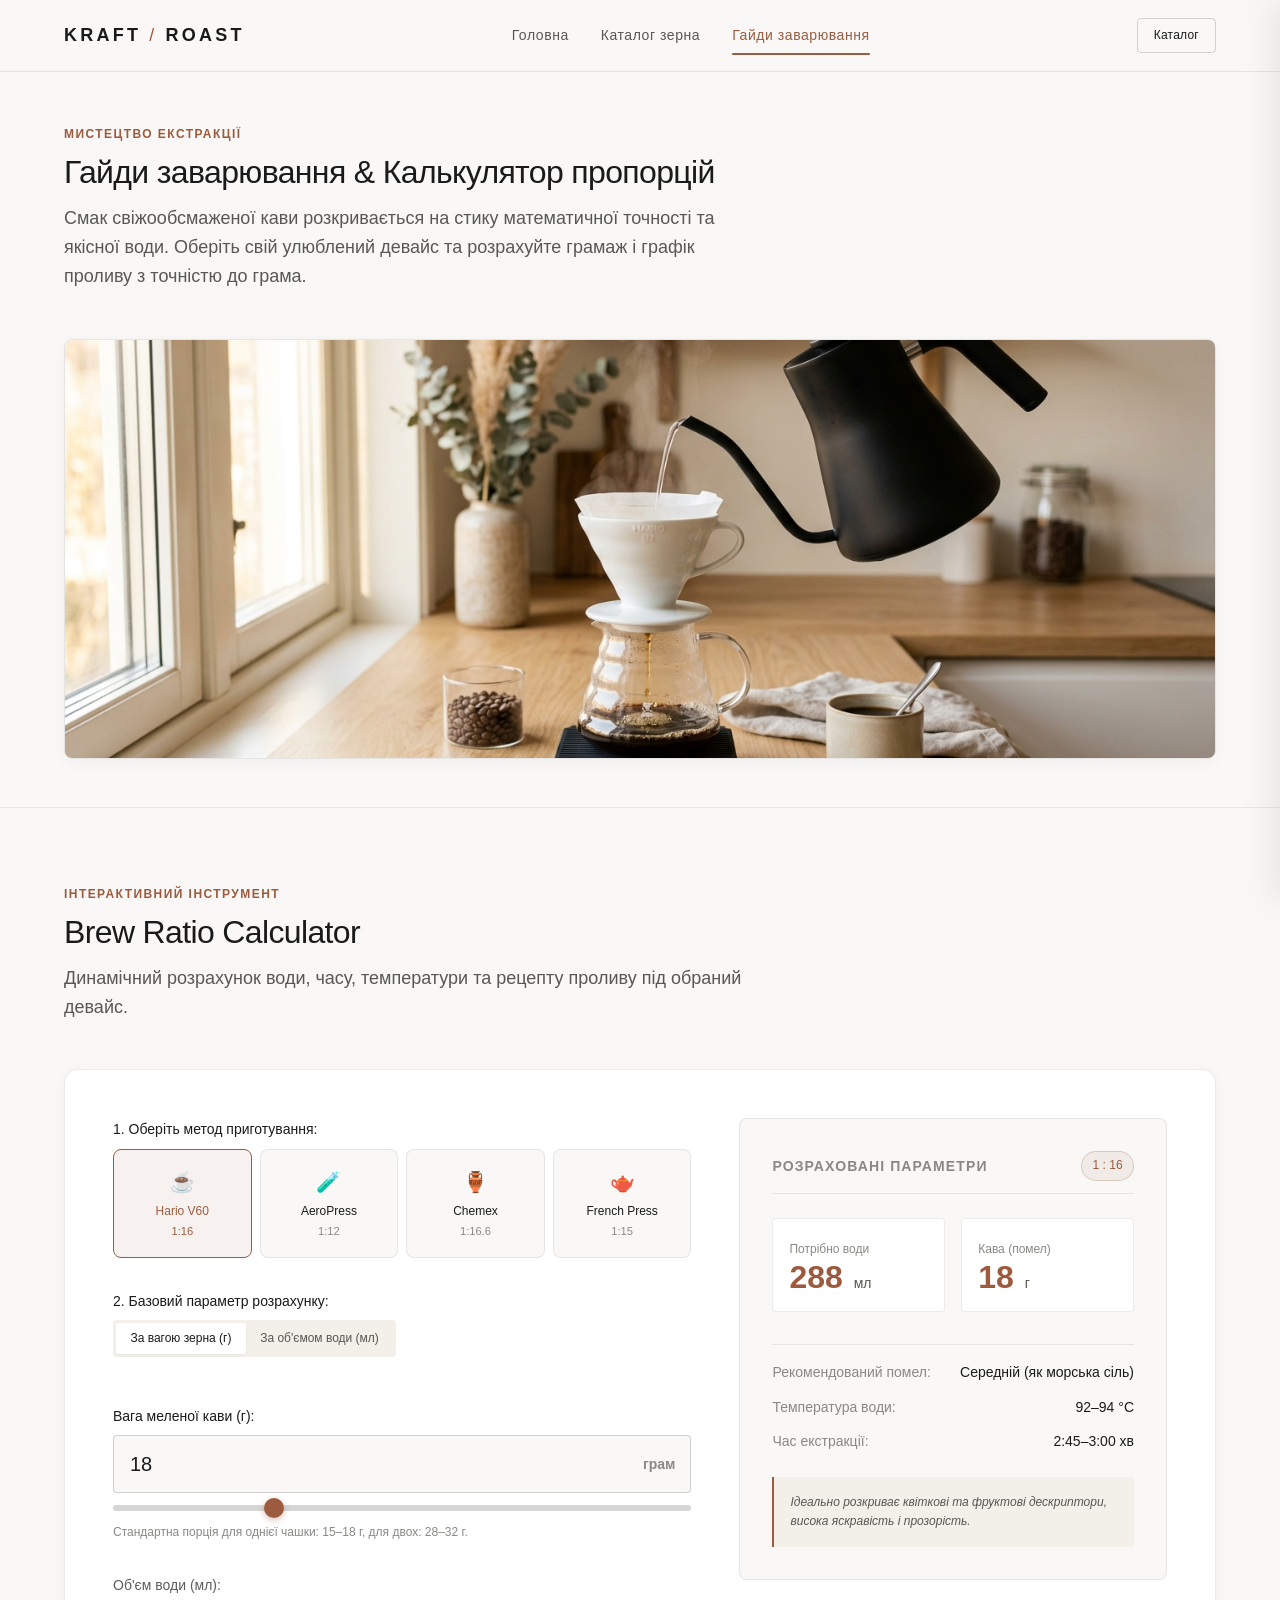
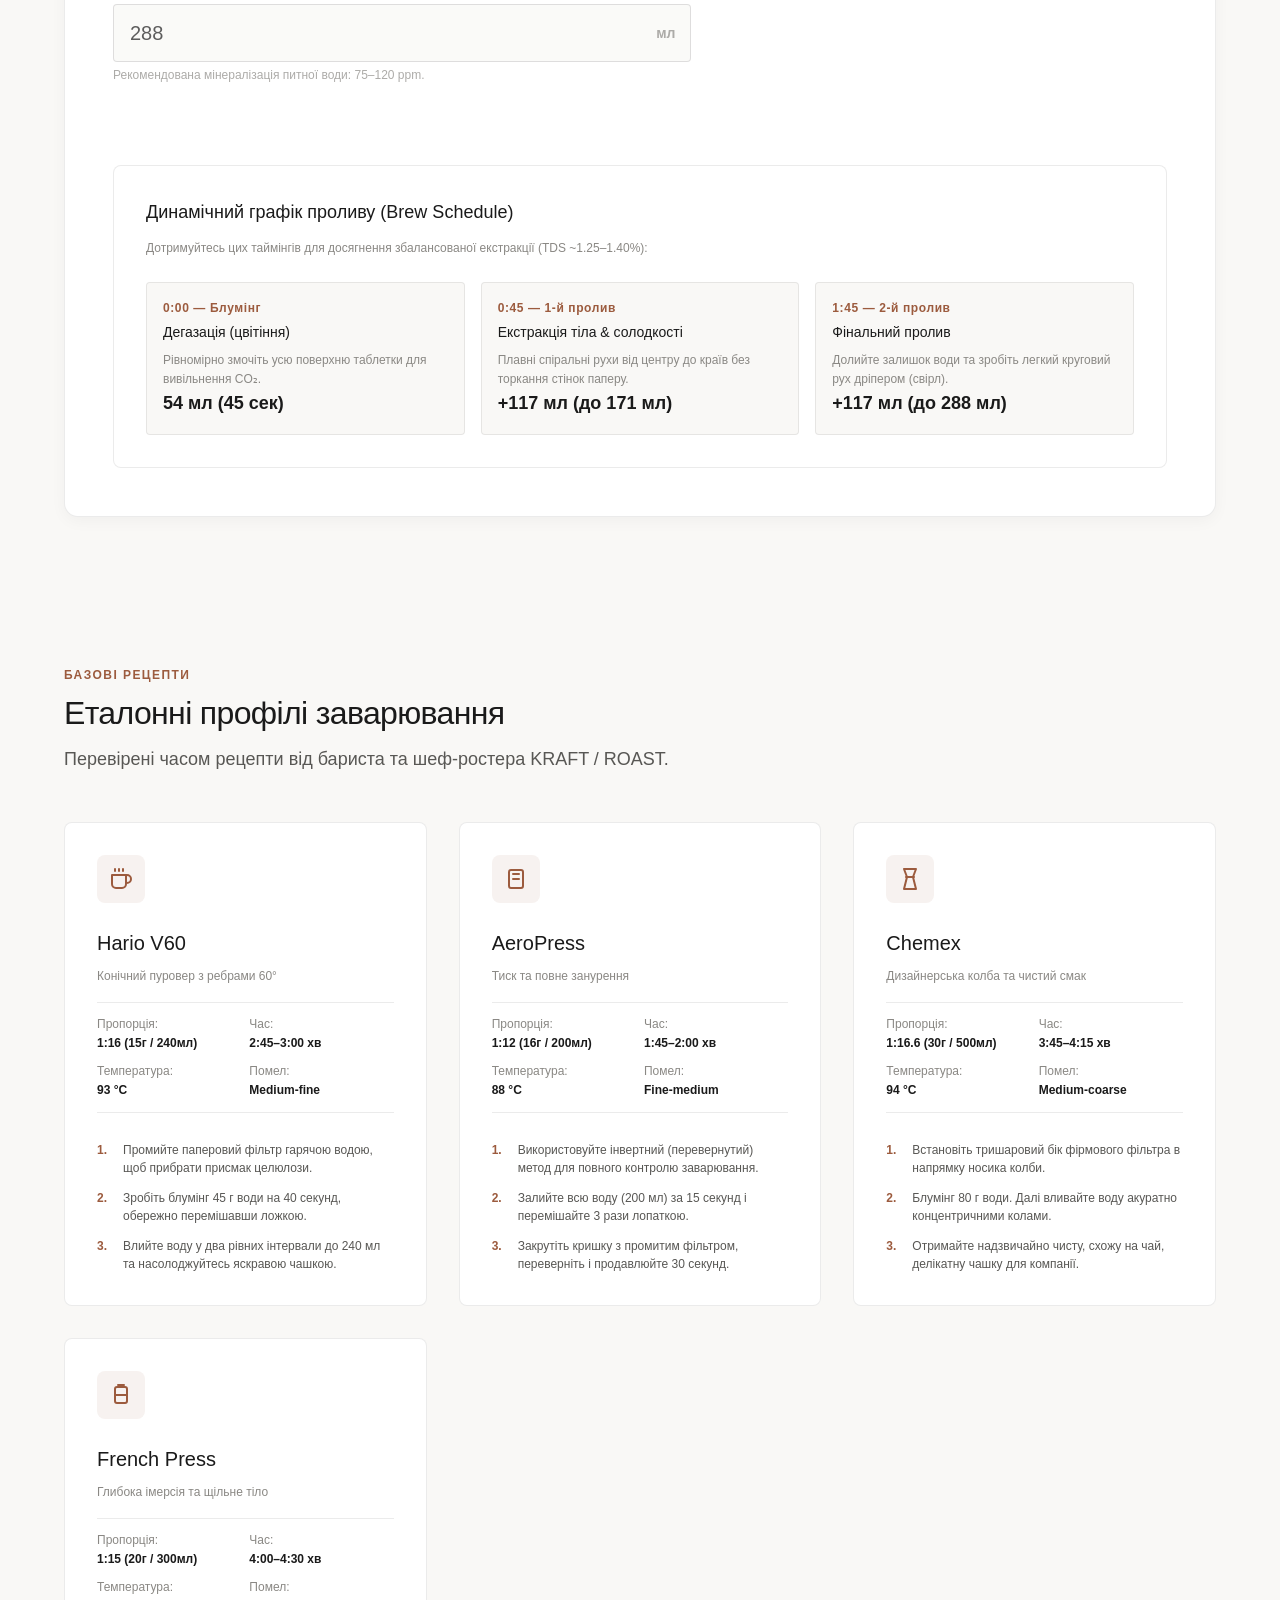
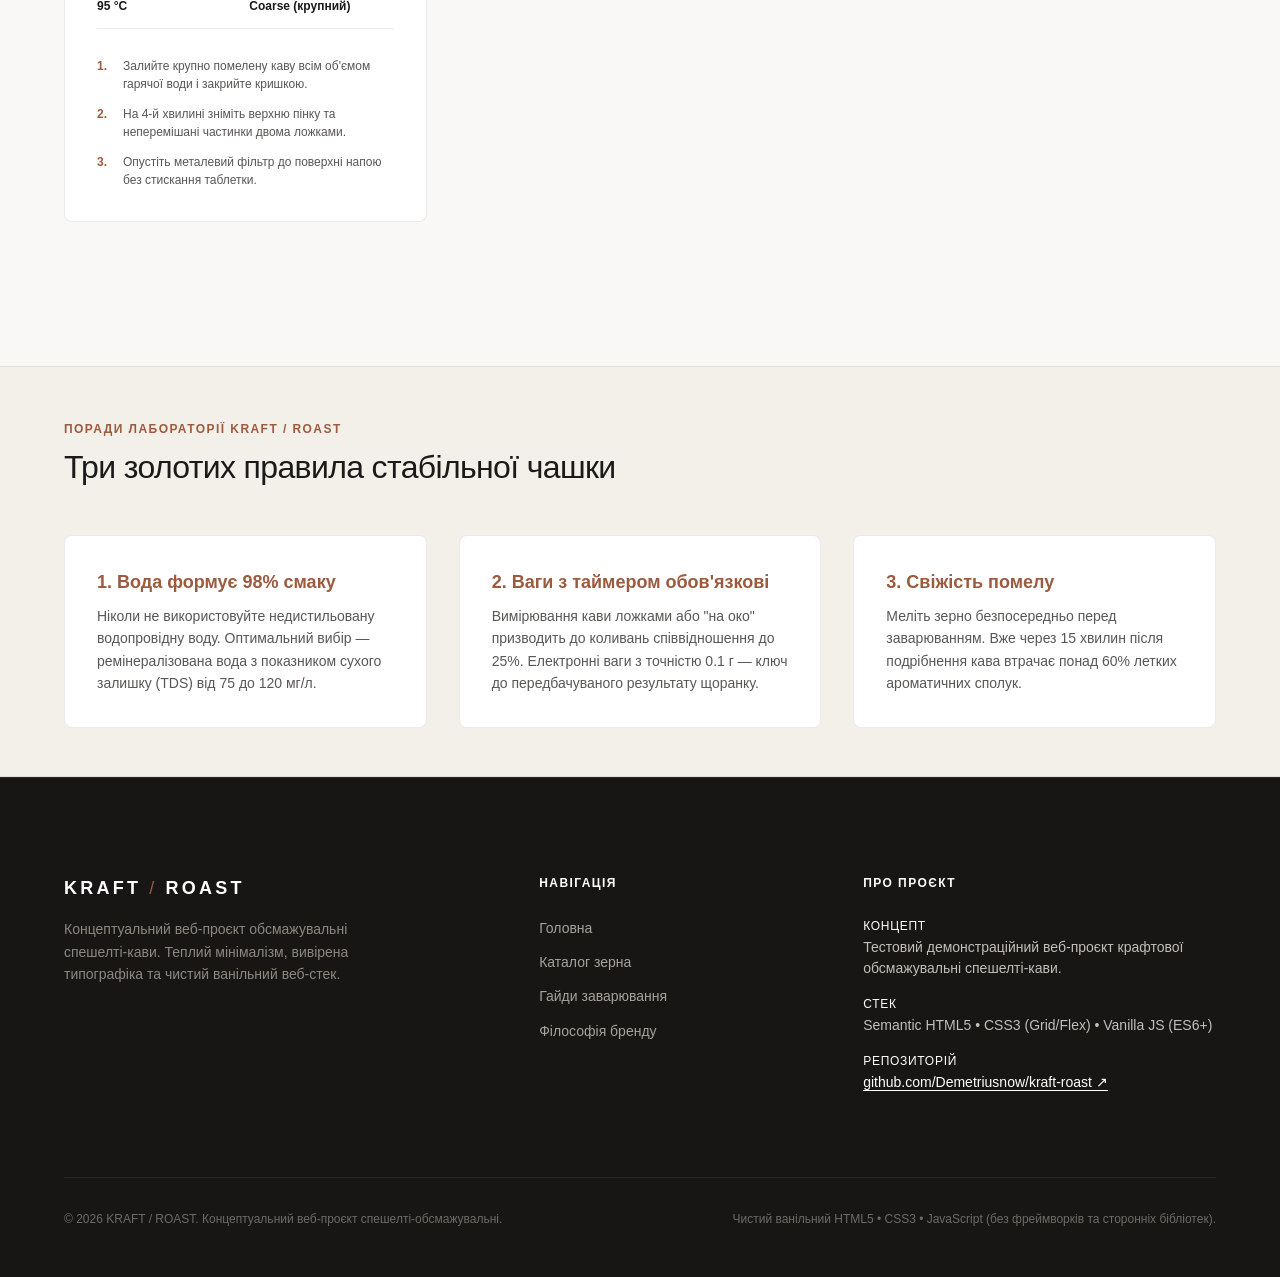
<file: brew-guide.html>
<!DOCTYPE html>
<html lang="uk">
<head>
  <meta charset="UTF-8">
  <meta name="viewport" content="width=device-width, initial-scale=1.0">
  <title>Гайди заварювання &amp; Калькулятор пропорцій — KRAFT / ROAST</title>
  <meta name="description" content="Інтерактивний калькулятор співвідношення кави та води (Brew Ratio) під V60, AeroPress, Chemex, French Press. Покрокові гайди правильного приготування від KRAFT / ROAST.">
  <link rel="stylesheet" href="style.css">

  <!-- Structured Data: Schema.org HowTo for Coffee Brewing Methods -->
  <script type="application/ld+json">
  {
    "@context": "https://schema.org",
    "@graph": [
      {
        "@type": "HowTo",
        "name": "Як заварити каву в пуровері Hario V60",
        "description": "Покроковий рецепт заварювання фільтр-кави у Hario V60 від обсмажувальні KRAFT / ROAST.",
        "totalTime": "PT3M",
        "tool": [
          { "@type": "HowToTool", "name": "Hario V60 дріпер" },
          { "@type": "HowToTool", "name": "Паперовий фільтр 02" },
          { "@type": "HowToTool", "name": "Електронні ваги з таймером" },
          { "@type": "HowToTool", "name": "Чайник з гусячим носиком" }
        ],
        "supply": [
          { "@type": "HowToSupply", "name": "15 г свіжомеленої спешелті-кави" },
          { "@type": "HowToSupply", "name": "240 мл гарячої води (93°C)" }
        ],
        "step": [
          {
            "@type": "HowToStep",
            "position": 1,
            "name": "Підготовка фільтра",
            "text": "Промийте паперовий фільтр гарячою водою, щоб прибрати присмак целюлози, та злийте воду."
          },
          {
            "@type": "HowToStep",
            "position": 2,
            "name": "Блумінг (дегазація)",
            "text": "Зробіть блумінг 45 г води на 40 секунд, обережно перемішавши кавову таблетку ложкою."
          },
          {
            "@type": "HowToStep",
            "position": 3,
            "name": "Основні проливи",
            "text": "Влийте залишок води у два рівних інтервали до 240 мл концентричними колами від центру до країв."
          }
        ]
      },
      {
        "@type": "HowTo",
        "name": "Як приготувати каву в AeroPress",
        "description": "Інвертний метод приготування збалансованого концентрату в AeroPress.",
        "totalTime": "PT2M",
        "tool": [
          { "@type": "HowToTool", "name": "AeroPress" },
          { "@type": "HowToTool", "name": "Паперовий або металевий фільтр" },
          { "@type": "HowToTool", "name": "Ваги" }
        ],
        "supply": [
          { "@type": "HowToSupply", "name": "16 г кави тонко-середнього помелу" },
          { "@type": "HowToSupply", "name": "200 мл води (88°C)" }
        ],
        "step": [
          {
            "@type": "HowToStep",
            "position": 1,
            "name": "Інвертна позиція",
            "text": "Встановіть AeroPress у перевернуте положення та засипте 16 г змеленої кави."
          },
          {
            "@type": "HowToStep",
            "position": 2,
            "name": "Заливання та перемішування",
            "text": "Залийте всю воду (200 мл) за 15 секунд і перемішайте 3 рази лопаткою."
          },
          {
            "@type": "HowToStep",
            "position": 3,
            "name": "Продавлювання",
            "text": "Закрутіть кришку з промитим фільтром, переверніть на чашку і плавно продавлюйте поршень 30 секунд."
          }
        ]
      }
    ]
  }
  </script>
</head>
<body>

  <!-- Accessibility Skip Link -->
  <a href="#main-content" class="skip-link">Перейти до основного вмісту</a>

  <!-- Site Header -->
  <header class="site-header">
    <div class="container header-container">
      <a href="index.html" class="brand-logo" aria-label="KRAFT / ROAST Головна">
        KRAFT <span class="slash">/</span> ROAST
      </a>

      <!-- Desktop Navigation -->
      <nav class="desktop-nav" aria-label="Головна навігація">
        <a href="index.html" class="nav-link">Головна</a>
        <a href="beans.html" class="nav-link">Каталог зерна</a>
        <a href="brew-guide.html" class="nav-link active" aria-current="page">Гайди заварювання</a>
      </nav>

      <!-- Action & Mobile Burger Button -->
      <div class="header-actions">
        <a href="beans.html" class="btn btn-outline btn-sm">Каталог</a>
        <button type="button" class="burger-btn" aria-label="Відкрити навігаційне меню" aria-expanded="false" aria-controls="mobile-nav">
          <span class="burger-bar"></span>
          <span class="burger-bar"></span>
          <span class="burger-bar"></span>
        </button>
      </div>
    </div>
  </header>

  <!-- Mobile Overlay & Drawer -->
  <div class="mobile-overlay" aria-hidden="true"></div>
  <aside class="mobile-drawer" id="mobile-nav" aria-label="Мобільне меню навігації">
    <div>
      <div class="brand-logo" style="margin-bottom: var(--space-2xl);">
        KRAFT <span class="slash">/</span> ROAST
      </div>
      <nav class="mobile-nav-list" aria-label="Мобільна навігація">
        <a href="index.html" class="mobile-nav-link">Головна</a>
        <a href="beans.html" class="mobile-nav-link">Каталог зерна</a>
        <a href="brew-guide.html" class="mobile-nav-link active" aria-current="page">Гайди заварювання</a>
      </nav>
    </div>
    <div class="mobile-drawer-footer">
      <p style="font-weight: var(--fw-medium); color: var(--text-primary); margin-bottom: 4px;">KRAFT / ROAST</p>
      <p>Концептуальний веб-проєкт спешелті-обсмажувальні</p>
      <p style="margin-top: 6px;"><a href="https://github.com/Demetriusnow/kraft-roast" target="_blank" rel="noopener noreferrer" style="color: var(--accent-terracotta); text-decoration: underline;">GitHub проєкт ↗</a></p>
    </div>
  </aside>

  <!-- Main Content Landmark -->
  <main class="site-main" id="main-content" tabindex="-1">

    <!-- Hero Introduction -->
    <section class="section section--sm" aria-labelledby="guide-hero-title" style="border-bottom: 1px solid var(--border-subtle);">
      <div class="container">
        <header class="section-header">
          <span class="eyebrow">Мистецтво екстракції</span>
          <h1 id="guide-hero-title" class="section-title">Гайди заварювання &amp; Калькулятор пропорцій</h1>
          <p class="section-desc">
            Смак свіжообсмаженої кави розкривається на стику математичної точності та якісної води. 
            Оберіть свій улюблений девайс та розрахуйте грамаж і графік проливу з точністю до грама.
          </p>
        </header>

        <div class="guide-hero-media">
          <img src="images/brew-gear.jpg" alt="Процес приготування кави у пуровері V60 з вагами та чайником у KRAFT / ROAST" loading="eager" width="1280" height="720">
        </div>
      </div>
    </section>

    <!-- SECTION: Interactive Brew Ratio Calculator (CSS Grid with grid-template-areas) -->
    <section class="section" aria-labelledby="calc-heading">
      <div class="container">
        <header class="section-header">
          <span class="eyebrow">Інтерактивний інструмент</span>
          <h2 id="calc-heading" class="section-title">Brew Ratio Calculator</h2>
          <p class="section-desc">Динамічний розрахунок води, часу, температури та рецепту проливу під обраний девайс.</p>
        </header>

        <div class="calculator-section">
          <div class="calc-grid-layout">
            
            <!-- Area 1: Calculator Controls -->
            <div class="calc-area-controls">
              
              <!-- Device Selector -->
              <div class="calc-field-group">
                <span class="calc-label" id="device-picker-label">1. Оберіть метод приготування:</span>
                <div class="device-picker-grid" role="radiogroup" aria-labelledby="device-picker-label">
                  
                  <label class="device-radio-label is-selected" for="device-v60">
                    <input type="radio" id="device-v60" name="brew-device" value="v60" checked>
                    <span class="device-icon" aria-hidden="true">☕</span>
                    <span class="device-name">Hario V60</span>
                    <span class="device-ratio-tag">1:16</span>
                  </label>

                  <label class="device-radio-label" for="device-aeropress">
                    <input type="radio" id="device-aeropress" name="brew-device" value="aeropress">
                    <span class="device-icon" aria-hidden="true">🧪</span>
                    <span class="device-name">AeroPress</span>
                    <span class="device-ratio-tag">1:12</span>
                  </label>

                  <label class="device-radio-label" for="device-chemex">
                    <input type="radio" id="device-chemex" name="brew-device" value="chemex">
                    <span class="device-icon" aria-hidden="true">🏺</span>
                    <span class="device-name">Chemex</span>
                    <span class="device-ratio-tag">1:16.6</span>
                  </label>

                  <label class="device-radio-label" for="device-frenchpress">
                    <input type="radio" id="device-frenchpress" name="brew-device" value="frenchpress">
                    <span class="device-icon" aria-hidden="true">🫖</span>
                    <span class="device-name">French Press</span>
                    <span class="device-ratio-tag">1:15</span>
                  </label>

                </div>
              </div>

              <!-- Calculation Mode Selector -->
              <div class="calc-field-group">
                <span class="calc-label" id="mode-group-label">2. Базовий параметр розрахунку:</span>
                <div class="mode-toggle-group" role="group" aria-labelledby="mode-group-label">
                  <button type="button" id="mode-coffee" class="mode-toggle-btn active" aria-pressed="true">За вагою зерна (г)</button>
                  <button type="button" id="mode-water" class="mode-toggle-btn" aria-pressed="false">За об'ємом води (мл)</button>
                </div>
              </div>

              <!-- Input Group: Coffee Grams -->
              <div class="calc-field-group" id="group-coffee">
                <label for="calc-coffee" class="calc-label">Вага меленої кави (г):</label>
                <div class="calc-input-row">
                  <div class="input-number-wrap">
                    <input 
                      type="number" 
                      id="calc-coffee" 
                      class="calc-input" 
                      value="18" 
                      min="5" 
                      max="100" 
                      step="0.5" 
                      required
                      aria-describedby="coffee-helper"
                      aria-label="Вага меленої кави у грамах"
                    >
                    <span class="input-unit">грам</span>
                  </div>
                </div>
                <input 
                  type="range" 
                  id="calc-coffee-slider" 
                  class="calc-slider" 
                  min="8" 
                  max="45" 
                  step="0.5" 
                  value="18" 
                  aria-describedby="coffee-helper"
                  aria-label="Повзунок налаштування ваги кави"
                >
                <p class="calc-helper" id="coffee-helper">Стандартна порція для однієї чашки: 15–18 г, для двох: 28–32 г.</p>
              </div>

              <!-- Input Group: Water Milliliters -->
              <div class="calc-field-group" id="group-water" style="opacity: 0.7;">
                <label for="calc-water" class="calc-label">Об'єм води (мл):</label>
                <div class="calc-input-row">
                  <div class="input-number-wrap">
                    <input 
                      type="number" 
                      id="calc-water" 
                      class="calc-input" 
                      value="288" 
                      min="80" 
                      max="1500" 
                      step="5" 
                      required
                      aria-describedby="water-helper"
                      aria-label="Об'єм води у мілілітрах"
                    >
                    <span class="input-unit">мл</span>
                  </div>
                </div>
                <p class="calc-helper" id="water-helper">Рекомендована мінералізація питної води: 75–120 ppm.</p>
              </div>

            </div>

            <!-- Area 2: Results Display Box -->
            <div class="calc-area-results" aria-live="polite" aria-atomic="true">
              <div class="calc-results-card">
                <div>
                  <div class="results-header">
                    <span class="results-header-title">Розраховані параметри</span>
                    <span class="tag tag--accent" id="display-ratio">1 : 16</span>
                  </div>

                  <div class="results-main-display">
                    <div class="result-metric">
                      <span class="result-metric-label">Потрібно води</span>
                      <div class="result-metric-val" id="display-water">288 <small>мл</small></div>
                    </div>
                    <div class="result-metric">
                      <span class="result-metric-label">Кава (помел)</span>
                      <div class="result-metric-val" id="display-coffee">18 <small>г</small></div>
                    </div>
                  </div>

                  <div class="results-meta-list">
                    <div class="result-meta-item">
                      <span class="key">Рекомендований помел:</span>
                      <span class="val" id="display-grind">Середній (як морська сіль)</span>
                    </div>
                    <div class="result-meta-item">
                      <span class="key">Температура води:</span>
                      <span class="val" id="display-temp">92–94 °C</span>
                    </div>
                    <div class="result-meta-item">
                      <span class="key">Час екстракції:</span>
                      <span class="val" id="display-time">2:45–3:00 хв</span>
                    </div>
                  </div>
                </div>

                <figure class="hero-quote" style="margin-top: var(--space-lg); font-size: var(--fs-xs);" id="display-method-desc">
                  <blockquote>Ідеально розкриває квіткові та фруктові дескриптори, висока яскравість і прозорість.</blockquote>
                </figure>
              </div>
            </div>

            <!-- Area 3: Step-by-Step Pouring Schedule -->
            <div class="calc-area-schedule">
              <div class="schedule-table-wrap">
                <h3 class="schedule-title">Динамічний графік проливу (Brew Schedule)</h3>
                <p class="schedule-desc">Дотримуйтесь цих таймінгів для досягнення збалансованої екстракції (TDS ~1.25–1.40%):</p>

                <ol class="schedule-steps-timeline">
                  
                  <li class="timeline-step">
                    <span class="timeline-time" id="schedule-title-bloom">0:00 — Блумінг</span>
                    <h4 class="timeline-heading">Дегазація (цвітіння)</h4>
                    <p class="timeline-note">Рівномірно змочіть усю поверхню таблетки для вивільнення CO₂.</p>
                    <div class="timeline-amount" id="schedule-bloom">54 мл (45 сек)</div>
                  </li>

                  <li class="timeline-step">
                    <span class="timeline-time" id="schedule-title-pour1">0:45 — 1-й пролив</span>
                    <h4 class="timeline-heading">Екстракція тіла &amp; солодкості</h4>
                    <p class="timeline-note">Плавні спіральні рухи від центру до країв без торкання стінок паперу.</p>
                    <div class="timeline-amount" id="schedule-pour1">+117 мл (до 171 мл)</div>
                  </li>

                  <li class="timeline-step">
                    <span class="timeline-time" id="schedule-title-pour2">1:45 — 2-й пролив</span>
                    <h4 class="timeline-heading">Фінальний пролив</h4>
                    <p class="timeline-note">Долийте залишок води та зробіть легкий круговий рух дріпером (свірл).</p>
                    <div class="timeline-amount" id="schedule-pour2">+117 мл (до 288 мл)</div>
                  </li>

                </ol>
              </div>
            </div>

          </div>
        </div>
      </div>
    </section>

    <!-- SECTION: Reference Recipe Cards (CSS Grid) -->
    <section class="section" aria-labelledby="guides-heading">
      <div class="container">
        <header class="section-header">
          <span class="eyebrow">Базові рецепти</span>
          <h2 id="guides-heading" class="section-title">Еталонні профілі заварювання</h2>
          <p class="section-desc">Перевірені часом рецепти від бариста та шеф-ростера KRAFT / ROAST.</p>
        </header>

        <div class="methods-grid">

          <!-- 1. V60 -->
          <article class="method-card">
            <figure class="method-icon-wrap" aria-hidden="true">
              <svg width="24" height="24" viewBox="0 0 24 24" fill="none" stroke="currentColor" stroke-width="2" stroke-linecap="round" stroke-linejoin="round">
                <path d="M17 8h1a4 4 0 1 1 0 8h-1"></path>
                <path d="M3 8h14v9a4 4 0 0 1-4 4H7a4 4 0 0 1-4-4Z"></path>
                <line x1="6" y1="2" x2="6" y2="4"></line>
                <line x1="10" y1="2" x2="10" y2="4"></line>
                <line x1="14" y1="2" x2="14" y2="4"></line>
              </svg>
            </figure>
            <h3 class="method-name">Hario V60</h3>
            <p class="method-tagline">Конічний пуровер з ребрами 60°</p>
            <div class="method-parameters">
              <div class="param-item">
                <span class="param-title">Пропорція:</span>
                <span class="param-value">1:16 (15г / 240мл)</span>
              </div>
              <div class="param-item">
                <span class="param-title">Час:</span>
                <span class="param-value">2:45–3:00 хв</span>
              </div>
              <div class="param-item">
                <span class="param-title">Температура:</span>
                <span class="param-value">93 °C</span>
              </div>
              <div class="param-item">
                <span class="param-title">Помел:</span>
                <span class="param-value">Medium-fine</span>
              </div>
            </div>
            <ol class="method-steps">
              <li class="step-item">
                <strong>1.</strong>
                <span>Промийте паперовий фільтр гарячою водою, щоб прибрати присмак целюлози.</span>
              </li>
              <li class="step-item">
                <strong>2.</strong>
                <span>Зробіть блумінг 45 г води на 40 секунд, обережно перемішавши ложкою.</span>
              </li>
              <li class="step-item">
                <strong>3.</strong>
                <span>Влийте воду у два рівних інтервали до 240 мл та насолоджуйтесь яскравою чашкою.</span>
              </li>
            </ol>
          </article>

          <!-- 2. AeroPress -->
          <article class="method-card">
            <figure class="method-icon-wrap" aria-hidden="true">
              <svg width="24" height="24" viewBox="0 0 24 24" fill="none" stroke="currentColor" stroke-width="2" stroke-linecap="round" stroke-linejoin="round">
                <rect x="5" y="3" width="14" height="18" rx="2"></rect>
                <line x1="9" y1="7" x2="15" y2="7"></line>
                <line x1="9" y1="12" x2="15" y2="12"></line>
              </svg>
            </figure>
            <h3 class="method-name">AeroPress</h3>
            <p class="method-tagline">Тиск та повне занурення</p>
            <div class="method-parameters">
              <div class="param-item">
                <span class="param-title">Пропорція:</span>
                <span class="param-value">1:12 (16г / 200мл)</span>
              </div>
              <div class="param-item">
                <span class="param-title">Час:</span>
                <span class="param-value">1:45–2:00 хв</span>
              </div>
              <div class="param-item">
                <span class="param-title">Температура:</span>
                <span class="param-value">88 °C</span>
              </div>
              <div class="param-item">
                <span class="param-title">Помел:</span>
                <span class="param-value">Fine-medium</span>
              </div>
            </div>
            <ol class="method-steps">
              <li class="step-item">
                <strong>1.</strong>
                <span>Використовуйте інвертний (перевернутий) метод для повного контролю заварювання.</span>
              </li>
              <li class="step-item">
                <strong>2.</strong>
                <span>Залийте всю воду (200 мл) за 15 секунд і перемішайте 3 рази лопаткою.</span>
              </li>
              <li class="step-item">
                <strong>3.</strong>
                <span>Закрутіть кришку з промитим фільтром, переверніть і продавлюйте 30 секунд.</span>
              </li>
            </ol>
          </article>

          <!-- 3. Chemex -->
          <article class="method-card">
            <figure class="method-icon-wrap" aria-hidden="true">
              <svg width="24" height="24" viewBox="0 0 24 24" fill="none" stroke="currentColor" stroke-width="2" stroke-linecap="round" stroke-linejoin="round">
                <polygon points="6 2 18 2 15 10 18 22 6 22 9 10 6 2"></polygon>
                <line x1="8" y1="10" x2="16" y2="10"></line>
              </svg>
            </figure>
            <h3 class="method-name">Chemex</h3>
            <p class="method-tagline">Дизайнерська колба та чистий смак</p>
            <div class="method-parameters">
              <div class="param-item">
                <span class="param-title">Пропорція:</span>
                <span class="param-value">1:16.6 (30г / 500мл)</span>
              </div>
              <div class="param-item">
                <span class="param-title">Час:</span>
                <span class="param-value">3:45–4:15 хв</span>
              </div>
              <div class="param-item">
                <span class="param-title">Температура:</span>
                <span class="param-value">94 °C</span>
              </div>
              <div class="param-item">
                <span class="param-title">Помел:</span>
                <span class="param-value">Medium-coarse</span>
              </div>
            </div>
            <ol class="method-steps">
              <li class="step-item">
                <strong>1.</strong>
                <span>Встановіть тришаровий бік фірмового фільтра в напрямку носика колби.</span>
              </li>
              <li class="step-item">
                <strong>2.</strong>
                <span>Блумінг 80 г води. Далі вливайте воду акуратно концентричними колами.</span>
              </li>
              <li class="step-item">
                <strong>3.</strong>
                <span>Отримайте надзвичайно чисту, схожу на чай, делікатну чашку для компанії.</span>
              </li>
            </ol>
          </article>

          <!-- 4. French Press -->
          <article class="method-card">
            <figure class="method-icon-wrap" aria-hidden="true">
              <svg width="24" height="24" viewBox="0 0 24 24" fill="none" stroke="currentColor" stroke-width="2" stroke-linecap="round" stroke-linejoin="round">
                <rect x="6" y="4" width="12" height="16" rx="2"></rect>
                <line x1="12" y1="2" x2="12" y2="4"></line>
                <line x1="9" y1="2" x2="15" y2="2"></line>
                <line x1="6" y1="12" x2="18" y2="12"></line>
              </svg>
            </figure>
            <h3 class="method-name">French Press</h3>
            <p class="method-tagline">Глибока імерсія та щільне тіло</p>
            <div class="method-parameters">
              <div class="param-item">
                <span class="param-title">Пропорція:</span>
                <span class="param-value">1:15 (20г / 300мл)</span>
              </div>
              <div class="param-item">
                <span class="param-title">Час:</span>
                <span class="param-value">4:00–4:30 хв</span>
              </div>
              <div class="param-item">
                <span class="param-title">Температура:</span>
                <span class="param-value">95 °C</span>
              </div>
              <div class="param-item">
                <span class="param-title">Помел:</span>
                <span class="param-value">Coarse (крупний)</span>
              </div>
            </div>
            <ol class="method-steps">
              <li class="step-item">
                <strong>1.</strong>
                <span>Залийте крупно помелену каву всім об'ємом гарячої води і закрийте кришкою.</span>
              </li>
              <li class="step-item">
                <strong>2.</strong>
                <span>На 4-й хвилині зніміть верхню пінку та неперемішані частинки двома ложками.</span>
              </li>
              <li class="step-item">
                <strong>3.</strong>
                <span>Опустіть металевий фільтр до поверхні напою без стискання таблетки.</span>
              </li>
            </ol>
          </article>

        </div>
      </div>
    </section>

    <!-- Barista Tips Section -->
    <section class="section section--sm" aria-labelledby="tips-title" style="background-color: var(--bg-surface-subtle); border-top: 1px solid var(--border-subtle); border-bottom: 1px solid var(--border-subtle);">
      <div class="container">
        <header class="section-header">
          <span class="eyebrow">Поради лабораторії KRAFT / ROAST</span>
          <h2 id="tips-title" class="section-title">Три золотих правила стабільної чашки</h2>
        </header>

        <div style="display: grid; grid-template-columns: repeat(auto-fit, minmax(280px, 1fr)); gap: var(--space-xl);">
          <article style="background-color: var(--bg-surface); padding: var(--space-xl); border-radius: var(--radius-md); border: 1px solid var(--border-subtle);">
            <h3 style="font-size: var(--fs-md); font-weight: var(--fw-semibold); margin-bottom: var(--space-xs); color: var(--accent-terracotta);">1. Вода формує 98% смаку</h3>
            <p style="font-size: var(--fs-sm); color: var(--text-secondary); line-height: 1.6;">
              Ніколи не використовуйте недистильовану водопровідну воду. Оптимальний вибір — ремінералізована вода з показником сухого залишку (TDS) від 75 до 120 мг/л.
            </p>
          </article>
          <article style="background-color: var(--bg-surface); padding: var(--space-xl); border-radius: var(--radius-md); border: 1px solid var(--border-subtle);">
            <h3 style="font-size: var(--fs-md); font-weight: var(--fw-semibold); margin-bottom: var(--space-xs); color: var(--accent-terracotta);">2. Ваги з таймером обов'язкові</h3>
            <p style="font-size: var(--fs-sm); color: var(--text-secondary); line-height: 1.6;">
              Вимірювання кави ложками або &quot;на око&quot; призводить до коливань співвідношення до 25%. Електронні ваги з точністю 0.1 г — ключ до передбачуваного результату щоранку.
            </p>
          </article>
          <article style="background-color: var(--bg-surface); padding: var(--space-xl); border-radius: var(--radius-md); border: 1px solid var(--border-subtle);">
            <h3 style="font-size: var(--fs-md); font-weight: var(--fw-semibold); margin-bottom: var(--space-xs); color: var(--accent-terracotta);">3. Свіжість помелу</h3>
            <p style="font-size: var(--fs-sm); color: var(--text-secondary); line-height: 1.6;">
              Меліть зерно безпосередньо перед заварюванням. Вже через 15 хвилин після подрібнення кава втрачає понад 60% летких ароматичних сполук.
            </p>
          </article>
        </div>
      </div>
    </section>

  </main>

  <!-- Site Footer Landmark -->
  <footer class="site-footer">
    <div class="container">
      <div class="footer-grid">
        <div class="footer-brand">
          <div class="brand-logo">
            KRAFT <span class="slash">/</span> ROAST
          </div>
          <p class="footer-tagline">
            Концептуальний веб-проєкт обсмажувальні спешелті-кави. Теплий мінімалізм, вивірена типографіка та чистий ванільний веб-стек.
          </p>
        </div>

        <nav class="footer-nav-col" aria-label="Навігація у підвалі">
          <h4 class="footer-col-title">Навігація</h4>
          <ul class="footer-links">
            <li><a href="index.html">Головна</a></li>
            <li><a href="beans.html">Каталог зерна</a></li>
            <li><a href="brew-guide.html">Гайди заварювання</a></li>
            <li><a href="index.html#philosophy">Філософія бренду</a></li>
          </ul>
        </nav>

        <section class="footer-info-col" aria-label="Інформація про проєкт">
          <h4 class="footer-col-title">Про проєкт</h4>
          <div class="footer-info-item">
            <strong>Концепт</strong>
            <span>Тестовий демонстраційний веб-проєкт крафтової обсмажувальні спешелті-кави.</span>
          </div>
          <div class="footer-info-item" style="margin-top: var(--space-md);">
            <strong>Стек</strong>
            <span>Semantic HTML5 • CSS3 (Grid/Flex) • Vanilla JS (ES6+)</span>
          </div>
          <div class="footer-info-item" style="margin-top: var(--space-md);">
            <strong>Репозиторій</strong>
            <a href="https://github.com/Demetriusnow/kraft-roast" target="_blank" rel="noopener noreferrer" style="color: #FFFFFF; text-decoration: underline; text-underline-offset: 3px;">github.com/Demetriusnow/kraft-roast ↗</a>
          </div>
        </section>
      </div>

      <div class="footer-bottom">
        <p>&copy; 2026 KRAFT / ROAST. Концептуальний веб-проєкт спешелті-обсмажувальні.</p>
        <p>Чистий ванільний HTML5 • CSS3 • JavaScript (без фреймворків та сторонніх бібліотек).</p>
      </div>
    </div>
  </footer>

  <script src="main.js" defer></script>
</body>
</html>
</file>
<file: style.css>
/* ==========================================================================
   KRAFT / ROAST — Specialty Coffee Roastery
   Stylesheet: style.css
   Style: Scandinavian / Japanese Warm Minimalism
   Zero external libraries | Pure Vanilla CSS3
   ========================================================================== */

/* --------------------------------------------------------------------------
   1. CSS Custom Properties (:root)
   -------------------------------------------------------------------------- */
:root {
  /* Color Palette */
  --bg-primary: #F9F8F6;          /* Warm milky / light beige background */
  --bg-surface: #FFFFFF;          /* Pure white for cards & elevated blocks */
  --bg-surface-subtle: #F3EFE9;   /* Muted warm oat for badges & secondary blocks */
  --bg-surface-hover: #ECE7DE;    /* Hover state for subtle surfaces */
  --bg-backdrop: rgba(26, 26, 26, 0.45); /* Overlay backdrop */

  --text-primary: #1A1A1A;        /* Deep charcoal black for primary text */
  --text-secondary: #585754;      /* Neutral gray for body & descriptions */
  --text-muted: #8A8884;          /* Soft gray for metadata & notes */
  --text-inverse: #FFFFFF;        /* White text for contrast buttons */

  --accent-terracotta: #9C5B3E;   /* Signature warm terracotta roast accent */
  --accent-hover: #7E4830;        /* Deep terracotta for hover states */
  --accent-light: rgba(156, 91, 62, 0.08); /* Transparent terracotta tint */
  --accent-light-border: rgba(156, 91, 62, 0.25);

  --border-subtle: rgba(0, 0, 0, 0.08);   /* Refined 1px dividers */
  --border-medium: rgba(0, 0, 0, 0.16);   /* Active & hover borders */
  --border-focus: #9C5B3E;

  /* Typography */
  --font-sans: -apple-system, BlinkMacSystemFont, "Segoe UI", Roboto, "Helvetica Neue", Arial, sans-serif;
  --font-serif: Georgia, "Times New Roman", Times, serif;

  --fs-xs: 0.75rem;     /* 12px */
  --fs-sm: 0.875rem;    /* 14px */
  --fs-base: 1rem;      /* 16px */
  --fs-md: 1.125rem;    /* 18px */
  --fs-lg: 1.25rem;     /* 20px */
  --fs-xl: 1.5rem;      /* 24px */
  --fs-2xl: 2rem;       /* 32px */
  --fs-3xl: 2.75rem;    /* 44px */
  --fs-hero: 3.5rem;    /* 56px */

  --fw-light: 300;
  --fw-normal: 400;
  --fw-medium: 500;
  --fw-semibold: 600;
  --fw-bold: 700;

  /* Spacing */
  --space-2xs: 0.25rem;  /* 4px */
  --space-xs: 0.5rem;    /* 8px */
  --space-sm: 0.75rem;   /* 12px */
  --space-md: 1rem;      /* 16px */
  --space-lg: 1.5rem;    /* 24px */
  --space-xl: 2rem;      /* 32px */
  --space-2xl: 3rem;     /* 48px */
  --space-3xl: 4.5rem;   /* 72px */
  --space-4xl: 6rem;     /* 96px */

  /* Radii */
  --radius-xs: 2px;
  --radius-sm: 4px;
  --radius-md: 8px;
  --radius-lg: 14px;
  --radius-pill: 9999px;

  /* Shadows */
  --shadow-sm: 0 1px 3px rgba(26, 26, 26, 0.04), 0 1px 2px rgba(26, 26, 26, 0.02);
  --shadow-card: 0 4px 16px rgba(26, 26, 26, 0.04);
  --shadow-hover: 0 12px 28px rgba(26, 26, 26, 0.08);

  /* Transitions */
  --trans-fast: 0.18s cubic-bezier(0.16, 1, 0.3, 1);
  --trans-base: 0.28s cubic-bezier(0.16, 1, 0.3, 1);
  --trans-slow: 0.4s cubic-bezier(0.16, 1, 0.3, 1);

  /* Layout */
  --max-width: 1200px;
  --header-height: 72px;
}

/* --------------------------------------------------------------------------
   2. Modern CSS Reset & Global Basics
   -------------------------------------------------------------------------- */
*, *::before, *::after {
  box-sizing: border-box;
  margin: 0;
  padding: 0;
}

html {
  font-size: 16px;
  scroll-behavior: smooth;
  -webkit-text-size-adjust: 100%;
}

body {
  background-color: var(--bg-primary);
  color: var(--text-primary);
  font-family: var(--font-sans);
  font-size: var(--fs-base);
  line-height: 1.6;
  font-weight: var(--fw-normal);
  -webkit-font-smoothing: antialiased;
  -moz-osx-font-smoothing: grayscale;
  overflow-x: hidden;
  overflow-wrap: break-word;
  min-height: 100vh;
  display: flex;
  flex-direction: column;
}

body.no-scroll {
  overflow: hidden;
  touch-action: none;
}

img, svg {
  display: block;
  max-width: 100%;
  height: auto;
}

a {
  color: inherit;
  text-decoration: none;
  transition: color var(--trans-fast);
}

button, input, select, textarea {
  font: inherit;
  color: inherit;
}

button {
  background: none;
  border: none;
  cursor: pointer;
}

ul, ol {
  list-style: none;
}

::selection {
  background-color: var(--accent-light);
  color: var(--accent-terracotta);
}

:focus-visible {
  outline: 2px solid var(--accent-terracotta);
  outline-offset: 3px;
}

/* Accessibility: Skip Link & Screen Reader Utilities */
.skip-link {
  position: absolute;
  top: -100px;
  left: var(--space-md);
  background-color: var(--accent-terracotta);
  color: #FFFFFF;
  padding: 0.6rem 1.2rem;
  border-radius: var(--radius-sm);
  z-index: 9999;
  font-weight: var(--fw-medium);
  font-size: var(--fs-sm);
  transition: top var(--trans-fast);
}

.skip-link:focus {
  top: var(--space-md);
  outline: 2px solid #FFFFFF;
}

.sr-only {
  position: absolute;
  width: 1px;
  height: 1px;
  padding: 0;
  margin: -1px;
  overflow: hidden;
  clip: rect(0, 0, 0, 0);
  white-space: nowrap;
  border: 0;
}

/* --------------------------------------------------------------------------
   3. Base Layout & Utilities
   -------------------------------------------------------------------------- */
.container {
  width: 100%;
  max-width: var(--max-width);
  margin-left: auto;
  margin-right: auto;
  padding-left: var(--space-lg);
  padding-right: var(--space-lg);
}

.site-main {
  flex: 1 0 auto;
}

.section {
  padding-top: var(--space-3xl);
  padding-bottom: var(--space-3xl);
}

.section--sm {
  padding-top: var(--space-2xl);
  padding-bottom: var(--space-2xl);
}

.section-header {
  margin-bottom: var(--space-2xl);
  max-width: 680px;
}

.section-header--center {
  margin-left: auto;
  margin-right: auto;
  text-align: center;
}

.eyebrow {
  display: inline-block;
  font-size: var(--fs-xs);
  font-weight: var(--fw-semibold);
  letter-spacing: 0.12em;
  text-transform: uppercase;
  color: var(--accent-terracotta);
  margin-bottom: var(--space-xs);
}

.section-title {
  font-size: var(--fs-2xl);
  font-weight: var(--fw-medium);
  letter-spacing: -0.02em;
  line-height: 1.25;
  color: var(--text-primary);
  margin-bottom: var(--space-sm);
}

.section-desc {
  font-size: var(--fs-md);
  color: var(--text-secondary);
  line-height: 1.6;
}

/* --------------------------------------------------------------------------
   4. Buttons & Badges
   -------------------------------------------------------------------------- */
.btn {
  display: inline-flex;
  align-items: center;
  justify-content: center;
  gap: var(--space-xs);
  padding: 0.75rem 1.6rem;
  font-size: var(--fs-sm);
  font-weight: var(--fw-medium);
  letter-spacing: 0.02em;
  border-radius: var(--radius-sm);
  transition: all var(--trans-base);
  text-align: center;
  cursor: pointer;
  white-space: nowrap;
}

.btn-primary {
  background-color: var(--text-primary);
  color: var(--text-inverse);
  border: 1px solid var(--text-primary);
}

.btn-primary:hover {
  background-color: var(--accent-terracotta);
  border-color: var(--accent-terracotta);
  color: var(--text-inverse);
}

.btn-accent {
  background-color: var(--accent-terracotta);
  color: var(--text-inverse);
  border: 1px solid var(--accent-terracotta);
}

.btn-accent:hover {
  background-color: var(--accent-hover);
  border-color: var(--accent-hover);
}

.btn-outline {
  background-color: transparent;
  color: var(--text-primary);
  border: 1px solid var(--border-medium);
}

.btn-outline:hover {
  border-color: var(--text-primary);
  background-color: rgba(0, 0, 0, 0.03);
}

.btn-sm {
  padding: 0.45rem 1rem;
  font-size: var(--fs-xs);
}

.tag {
  display: inline-flex;
  align-items: center;
  padding: 0.25rem 0.65rem;
  font-size: var(--fs-xs);
  font-weight: var(--fw-medium);
  border-radius: var(--radius-pill);
  background-color: var(--bg-surface-subtle);
  color: var(--text-secondary);
  border: 1px solid var(--border-subtle);
  white-space: nowrap;
}

.tag--accent {
  background-color: var(--accent-light);
  color: var(--accent-terracotta);
  border-color: var(--accent-light-border);
}

/* --------------------------------------------------------------------------
   5. Site Header & Desktop / Mobile Navigation
   -------------------------------------------------------------------------- */
.site-header {
  position: sticky;
  top: 0;
  z-index: 100;
  height: var(--header-height);
  background-color: rgba(249, 248, 246, 0.92);
  backdrop-filter: blur(12px);
  -webkit-backdrop-filter: blur(12px);
  border-bottom: 1px solid var(--border-subtle);
  transition: background-color var(--trans-base);
}

.header-container {
  height: 100%;
  display: flex;
  align-items: center;
  justify-content: space-between;
}

.brand-logo {
  display: flex;
  align-items: center;
  gap: var(--space-xs);
  font-size: var(--fs-md);
  font-weight: var(--fw-semibold);
  letter-spacing: 0.18em;
  text-transform: uppercase;
  color: var(--text-primary);
}

.brand-logo .slash {
  color: var(--accent-terracotta);
  font-weight: var(--fw-light);
}

.desktop-nav {
  display: flex;
  align-items: center;
  gap: var(--space-xl);
}

.nav-link {
  font-size: var(--fs-sm);
  font-weight: var(--fw-medium);
  letter-spacing: 0.04em;
  color: var(--text-secondary);
  position: relative;
  padding: var(--space-xs) 0;
  transition: color var(--trans-fast);
}

.nav-link:hover {
  color: var(--text-primary);
}

.nav-link.active {
  color: var(--accent-terracotta);
}

.nav-link.active::after {
  content: "";
  position: absolute;
  bottom: 0;
  left: 0;
  width: 100%;
  height: 2px;
  background-color: var(--accent-terracotta);
  border-radius: var(--radius-pill);
}

.header-actions {
  display: flex;
  align-items: center;
  gap: var(--space-md);
}

/* Burger Toggle Button */
.burger-btn {
  display: none;
  flex-direction: column;
  justify-content: center;
  align-items: center;
  width: 44px;
  height: 44px;
  padding: 0;
  border-radius: var(--radius-sm);
  background: transparent;
  cursor: pointer;
  z-index: 120;
}

.burger-bar {
  display: block;
  width: 22px;
  height: 2px;
  background-color: var(--text-primary);
  border-radius: 2px;
  transition: transform var(--trans-base), opacity var(--trans-fast);
}

.burger-bar + .burger-bar {
  margin-top: 5px;
}

/* Animated burger state */
.burger-btn[aria-expanded="true"] .burger-bar:nth-child(1) {
  transform: translateY(7px) rotate(45deg);
}

.burger-btn[aria-expanded="true"] .burger-bar:nth-child(2) {
  opacity: 0;
}

.burger-btn[aria-expanded="true"] .burger-bar:nth-child(3) {
  transform: translateY(-7px) rotate(-45deg);
}

/* Mobile Drawer & Overlay */
.mobile-overlay {
  position: fixed;
  inset: 0;
  background-color: var(--bg-backdrop);
  opacity: 0;
  visibility: hidden;
  transition: opacity var(--trans-base), visibility var(--trans-base);
  z-index: 105;
}

.mobile-overlay.is-active {
  opacity: 1;
  visibility: visible;
}

.mobile-drawer {
  position: fixed;
  top: 0;
  right: 0;
  width: min(84vw, 360px);
  height: 100vh;
  background-color: var(--bg-primary);
  padding: 5rem var(--space-xl) var(--space-2xl);
  display: flex;
  flex-direction: column;
  justify-content: space-between;
  transform: translateX(100%);
  transition: transform var(--trans-base);
  z-index: 110;
  box-shadow: -8px 0 32px rgba(0, 0, 0, 0.08);
  border-left: 1px solid var(--border-subtle);
}

.mobile-drawer.is-active {
  transform: translateX(0);
}

.mobile-nav-list {
  display: flex;
  flex-direction: column;
  gap: var(--space-lg);
}

.mobile-nav-link {
  font-size: var(--fs-lg);
  font-weight: var(--fw-medium);
  color: var(--text-secondary);
  display: inline-block;
  transition: color var(--trans-fast), transform var(--trans-fast);
}

.mobile-nav-link:hover,
.mobile-nav-link.active {
  color: var(--accent-terracotta);
  transform: translateX(4px);
}

.mobile-drawer-footer {
  padding-top: var(--space-xl);
  border-top: 1px solid var(--border-subtle);
  font-size: var(--fs-xs);
  color: var(--text-muted);
}

/* --------------------------------------------------------------------------
   6. Index: Hero Section
   -------------------------------------------------------------------------- */
.hero {
  padding-top: var(--space-3xl);
  padding-bottom: var(--space-4xl);
  border-bottom: 1px solid var(--border-subtle);
}

.hero-grid {
  display: grid;
  grid-template-columns: 1.15fr 0.85fr;
  align-items: center;
  gap: var(--space-3xl);
}

.hero-badge-wrap {
  margin-bottom: var(--space-md);
}

.hero-title {
  font-size: clamp(2.25rem, 4.5vw, var(--fs-hero));
  font-weight: var(--fw-normal);
  line-height: 1.12;
  letter-spacing: -0.03em;
  color: var(--text-primary);
  margin-bottom: var(--space-lg);
}

.hero-title em {
  font-family: var(--font-serif);
  font-style: italic;
  font-weight: var(--fw-normal);
  color: var(--accent-terracotta);
}

.hero-desc {
  font-size: var(--fs-md);
  color: var(--text-secondary);
  line-height: 1.7;
  max-width: 520px;
  margin-bottom: var(--space-xl);
}

.hero-cta-group {
  display: flex;
  align-items: center;
  flex-wrap: wrap;
  gap: var(--space-md);
  margin-bottom: var(--space-2xl);
}

.hero-stats {
  display: grid;
  grid-template-columns: repeat(3, 1fr);
  gap: var(--space-md);
  padding-top: var(--space-xl);
  border-top: 1px solid var(--border-subtle);
}

.stat-item {
  display: flex;
  flex-direction: column;
}

.stat-value {
  font-size: var(--fs-xl);
  font-weight: var(--fw-semibold);
  color: var(--text-primary);
  letter-spacing: -0.02em;
}

.stat-label {
  font-size: var(--fs-xs);
  color: var(--text-muted);
  margin-top: 2px;
}

.hero-visual {
  position: relative;
}

.hero-card {
  background-color: var(--bg-surface);
  border: 1px solid var(--border-subtle);
  border-radius: var(--radius-md);
  padding: var(--space-xl);
  box-shadow: var(--shadow-card);
  position: relative;
}

.hero-card-header {
  display: flex;
  justify-content: space-between;
  align-items: center;
  margin-bottom: var(--space-lg);
  padding-bottom: var(--space-sm);
  border-bottom: 1px solid var(--border-subtle);
}

.hero-card-title {
  font-size: var(--fs-sm);
  font-weight: var(--fw-semibold);
  letter-spacing: 0.08em;
  text-transform: uppercase;
  color: var(--text-muted);
}

.hero-profile-list {
  display: flex;
  flex-direction: column;
  gap: var(--space-md);
}

.hero-profile-item {
  display: flex;
  justify-content: space-between;
  align-items: baseline;
  font-size: var(--fs-sm);
}

.hero-profile-item .label {
  color: var(--text-muted);
}

.hero-profile-item .val {
  font-weight: var(--fw-medium);
  color: var(--text-primary);
  text-align: right;
}

.hero-quote {
  margin-top: var(--space-xl);
  padding: var(--space-md);
  border-left: 2px solid var(--accent-terracotta);
  background-color: var(--bg-surface-subtle);
  border-radius: 0 var(--radius-sm) var(--radius-sm) 0;
  font-size: var(--fs-sm);
  color: var(--text-secondary);
  font-style: italic;
}

/* --------------------------------------------------------------------------
   7. Index: About / Philosophy (2-Column Flexbox)
   -------------------------------------------------------------------------- */
.philosophy-section {
  border-bottom: 1px solid var(--border-subtle);
}

.philosophy-flex {
  display: flex;
  flex-wrap: wrap;
  gap: var(--space-3xl);
  align-items: stretch;
}

.philosophy-col {
  flex: 1 1 340px;
  display: flex;
  flex-direction: column;
  justify-content: space-between;
}

.philosophy-col-header {
  margin-bottom: var(--space-lg);
}

.philosophy-col-title {
  font-size: var(--fs-xl);
  font-weight: var(--fw-medium);
  letter-spacing: -0.02em;
  line-height: 1.3;
  margin-top: var(--space-xs);
  margin-bottom: var(--space-md);
}

.philosophy-p {
  color: var(--text-secondary);
  font-size: var(--fs-base);
  line-height: 1.7;
  margin-bottom: var(--space-md);
}

.philosophy-card {
  background-color: var(--bg-surface);
  border: 1px solid var(--border-subtle);
  border-radius: var(--radius-md);
  padding: var(--space-xl);
  height: 100%;
}

.feature-list {
  display: flex;
  flex-direction: column;
  gap: var(--space-lg);
  margin-top: var(--space-lg);
}

.feature-item {
  display: flex;
  gap: var(--space-md);
}

.feature-num {
  font-family: var(--font-serif);
  font-style: italic;
  font-size: var(--fs-lg);
  color: var(--accent-terracotta);
  line-height: 1;
  flex-shrink: 0;
  width: 28px;
}

.feature-content h4 {
  font-size: var(--fs-base);
  font-weight: var(--fw-medium);
  color: var(--text-primary);
  margin-bottom: 4px;
}

.feature-content p {
  font-size: var(--fs-sm);
  color: var(--text-secondary);
  line-height: 1.5;
}

/* --------------------------------------------------------------------------
   8. Coffee Cards & Grid Systems (CSS Grid: repeat(auto-fit, minmax(...)))
   -------------------------------------------------------------------------- */
.beans-grid {
  display: grid;
  grid-template-columns: repeat(auto-fit, minmax(310px, 1fr));
  gap: var(--space-xl);
}

.beans-grid--featured {
  grid-template-columns: repeat(auto-fit, minmax(320px, 1fr));
}

.bean-card {
  background-color: var(--bg-surface);
  border: 1px solid var(--border-subtle);
  border-radius: var(--radius-md);
  padding: var(--space-xl);
  display: flex;
  flex-direction: column;
  justify-content: space-between;
  transition: transform var(--trans-base), box-shadow var(--trans-base), border-color var(--trans-base), opacity var(--trans-base);
  position: relative;
  overflow: hidden;
}

.bean-card:hover {
  transform: translateY(-4px);
  box-shadow: var(--shadow-hover);
  border-color: var(--border-medium);
}

.bean-card-media {
  position: relative;
  border-radius: var(--radius-sm);
  overflow: hidden;
  margin-bottom: var(--space-md);
  background-color: var(--bg-surface-subtle);
  border: 1px solid var(--border-subtle);
  aspect-ratio: 4 / 3;
}

.bean-card-media img {
  width: 100%;
  height: 100%;
  object-fit: cover;
  transition: transform var(--trans-base);
}

.bean-card:hover .bean-card-media img {
  transform: scale(1.05);
}

.hero-media-wrap {
  position: relative;
  border-radius: var(--radius-md);
  overflow: hidden;
  border: 1px solid var(--border-subtle);
  box-shadow: var(--shadow-card);
  margin-bottom: var(--space-lg);
  aspect-ratio: 16 / 9;
}

.hero-media-wrap img {
  width: 100%;
  height: 100%;
  object-fit: cover;
}

.philosophy-media-wrap {
  position: relative;
  border-radius: var(--radius-md);
  overflow: hidden;
  border: 1px solid var(--border-subtle);
  box-shadow: var(--shadow-card);
  margin-bottom: var(--space-lg);
  aspect-ratio: 16 / 9;
}

.philosophy-media-wrap img {
  width: 100%;
  height: 100%;
  object-fit: cover;
}

.guide-hero-media {
  border-radius: var(--radius-md);
  overflow: hidden;
  border: 1px solid var(--border-subtle);
  box-shadow: var(--shadow-card);
  margin-top: var(--space-xl);
  max-height: 420px;
}

.guide-hero-media img {
  width: 100%;
  height: 100%;
  max-height: 420px;
  object-fit: cover;
}

.bean-card-header {
  display: flex;
  justify-content: space-between;
  align-items: flex-start;
  margin-bottom: var(--space-md);
}

.bean-origin {
  font-size: var(--fs-xs);
  font-weight: var(--fw-semibold);
  letter-spacing: 0.1em;
  text-transform: uppercase;
  color: var(--accent-terracotta);
}

.bean-process-badge {
  font-size: var(--fs-xs);
  padding: 0.2rem 0.55rem;
  border-radius: var(--radius-pill);
  background-color: var(--bg-surface-subtle);
  color: var(--text-secondary);
  border: 1px solid var(--border-subtle);
  font-weight: var(--fw-medium);
}

.bean-name {
  font-size: var(--fs-lg);
  font-weight: var(--fw-medium);
  line-height: 1.3;
  margin-bottom: var(--space-xs);
  color: var(--text-primary);
}

.bean-subinfo {
  font-size: var(--fs-xs);
  color: var(--text-muted);
  margin-bottom: var(--space-md);
}

.bean-descriptors {
  display: flex;
  flex-wrap: wrap;
  gap: var(--space-xs);
  margin-bottom: var(--space-lg);
}

.bean-meta-table {
  display: grid;
  grid-template-columns: 1fr 1fr;
  gap: var(--space-xs) var(--space-md);
  padding: var(--space-md) 0;
  margin-bottom: var(--space-lg);
  border-top: 1px solid var(--border-subtle);
  border-bottom: 1px solid var(--border-subtle);
  font-size: var(--fs-xs);
}

.meta-row {
  display: flex;
  flex-direction: column;
}

.meta-label {
  color: var(--text-muted);
}

.meta-val {
  font-weight: var(--fw-medium);
  color: var(--text-primary);
  margin-top: 1px;
}

.bean-card-footer {
  display: flex;
  justify-content: space-between;
  align-items: center;
  margin-top: auto;
  gap: var(--space-md);
}

.bean-price-wrap {
  display: flex;
  flex-direction: column;
}

.bean-price {
  font-size: var(--fs-lg);
  font-weight: var(--fw-semibold);
  color: var(--text-primary);
  line-height: 1.1;
}

.bean-weight {
  font-size: var(--fs-xs);
  color: var(--text-muted);
}

/* --------------------------------------------------------------------------
   9. Beans Catalog: Filter Bar & State
   -------------------------------------------------------------------------- */
.filter-bar-wrap {
  margin-bottom: var(--space-2xl);
}

.filter-bar {
  display: flex;
  flex-wrap: wrap;
  align-items: center;
  gap: var(--space-xs);
  padding: var(--space-xs);
  background-color: var(--bg-surface);
  border: 1px solid var(--border-subtle);
  border-radius: var(--radius-pill);
  width: fit-content;
  max-width: 100%;
}

.filter-btn {
  padding: 0.55rem 1.25rem;
  font-size: var(--fs-sm);
  font-weight: var(--fw-medium);
  border-radius: var(--radius-pill);
  color: var(--text-secondary);
  transition: all var(--trans-fast);
  white-space: nowrap;
}

.filter-btn:hover {
  color: var(--text-primary);
  background-color: var(--bg-surface-subtle);
}

.filter-btn.active {
  background-color: var(--text-primary);
  color: var(--text-inverse);
}

.catalog-summary {
  display: flex;
  justify-content: space-between;
  align-items: center;
  margin-bottom: var(--space-lg);
  font-size: var(--fs-sm);
  color: var(--text-muted);
}

/* Filter hiding transition */
.bean-card.is-hidden {
  display: none;
  opacity: 0;
  transform: scale(0.96);
}

.no-results-msg {
  display: none;
  text-align: center;
  padding: var(--space-3xl) var(--space-xl);
  background-color: var(--bg-surface);
  border: 1px dashed var(--border-medium);
  border-radius: var(--radius-md);
  color: var(--text-secondary);
  font-size: var(--fs-base);
}

.no-results-msg.is-visible {
  display: block;
}

/* --------------------------------------------------------------------------
   10. Brew Guides: Method Cards (Grid)
   -------------------------------------------------------------------------- */
.methods-grid {
  display: grid;
  grid-template-columns: repeat(auto-fit, minmax(270px, 1fr));
  gap: var(--space-xl);
  margin-bottom: var(--space-3xl);
}

.method-card {
  background-color: var(--bg-surface);
  border: 1px solid var(--border-subtle);
  border-radius: var(--radius-md);
  padding: var(--space-xl);
  display: flex;
  flex-direction: column;
  transition: transform var(--trans-base), box-shadow var(--trans-base);
}

.method-card:hover {
  transform: translateY(-3px);
  box-shadow: var(--shadow-card);
}

.method-icon-wrap {
  width: 48px;
  height: 48px;
  border-radius: var(--radius-md);
  background-color: var(--accent-light);
  color: var(--accent-terracotta);
  display: flex;
  align-items: center;
  justify-content: center;
  margin-bottom: var(--space-lg);
}

.method-name {
  font-size: var(--fs-lg);
  font-weight: var(--fw-medium);
  color: var(--text-primary);
  margin-bottom: var(--space-xs);
}

.method-tagline {
  font-size: var(--fs-xs);
  color: var(--text-muted);
  margin-bottom: var(--space-md);
}

.method-parameters {
  display: grid;
  grid-template-columns: 1fr 1fr;
  gap: var(--space-xs);
  padding: var(--space-sm) 0;
  margin-bottom: var(--space-md);
  border-top: 1px solid var(--border-subtle);
  border-bottom: 1px solid var(--border-subtle);
  font-size: var(--fs-xs);
}

.param-item {
  display: flex;
  flex-direction: column;
}

.param-title {
  color: var(--text-muted);
}

.param-value {
  font-weight: var(--fw-semibold);
  color: var(--text-primary);
}

.method-steps {
  display: flex;
  flex-direction: column;
  gap: var(--space-sm);
  margin-top: var(--space-sm);
}

.step-item {
  display: flex;
  gap: var(--space-xs);
  font-size: var(--fs-xs);
  line-height: 1.5;
  color: var(--text-secondary);
}

.step-item strong {
  color: var(--accent-terracotta);
  min-width: 18px;
}

/* --------------------------------------------------------------------------
   11. Interactive Brew Ratio Calculator (CSS Grid with grid-template-areas)
   -------------------------------------------------------------------------- */
.calculator-section {
  background-color: var(--bg-surface);
  border: 1px solid var(--border-subtle);
  border-radius: var(--radius-lg);
  padding: var(--space-2xl);
  box-shadow: var(--shadow-card);
}

/* The CSS Grid with grid-template-areas requested by user */
.calc-grid-layout {
  display: grid;
  grid-template-areas:
    "calc-controls"
    "calc-results"
    "calc-schedule";
  gap: var(--space-2xl);
}

@media (min-width: 960px) {
  .calc-grid-layout {
    grid-template-columns: 1.15fr 0.85fr;
    grid-template-areas:
      "calc-controls calc-results"
      "calc-schedule calc-schedule";
  }
}

.calc-area-controls {
  grid-area: calc-controls;
}

.calc-area-results {
  grid-area: calc-results;
}

.calc-area-schedule {
  grid-area: calc-schedule;
}

/* Calculator Form Elements */
.calc-field-group {
  margin-bottom: var(--space-xl);
}

.calc-label {
  display: block;
  font-size: var(--fs-sm);
  font-weight: var(--fw-medium);
  color: var(--text-primary);
  margin-bottom: var(--space-xs);
}

.calc-helper {
  font-size: var(--fs-xs);
  color: var(--text-muted);
  margin-top: 4px;
}

.device-picker-grid {
  display: grid;
  grid-template-columns: repeat(auto-fit, minmax(110px, 1fr));
  gap: var(--space-xs);
  margin-bottom: var(--space-lg);
}

.device-radio-label {
  display: flex;
  flex-direction: column;
  align-items: center;
  justify-content: center;
  padding: var(--space-md) var(--space-xs);
  border: 1px solid var(--border-subtle);
  border-radius: var(--radius-md);
  background-color: var(--bg-primary);
  cursor: pointer;
  text-align: center;
  transition: all var(--trans-fast);
}

.device-radio-label:hover {
  border-color: var(--border-medium);
  background-color: var(--bg-surface-subtle);
}

.device-radio-label input[type="radio"] {
  position: absolute;
  opacity: 0;
  width: 0;
  height: 0;
}

.device-radio-label.is-selected {
  border-color: var(--accent-terracotta);
  background-color: var(--accent-light);
  color: var(--accent-terracotta);
}

.device-icon {
  font-size: 1.25rem;
  margin-bottom: 4px;
}

.device-name {
  font-size: var(--fs-xs);
  font-weight: var(--fw-medium);
}

.device-ratio-tag {
  font-size: 0.7rem;
  color: var(--text-muted);
  margin-top: 2px;
}

.device-radio-label.is-selected .device-ratio-tag {
  color: var(--accent-terracotta);
}

/* Dual Input Mode Selector */
.mode-toggle-group {
  display: inline-flex;
  padding: 3px;
  background-color: var(--bg-surface-subtle);
  border-radius: var(--radius-sm);
  margin-bottom: var(--space-md);
}

.mode-toggle-btn {
  padding: 0.35rem 0.9rem;
  font-size: var(--fs-xs);
  font-weight: var(--fw-medium);
  border-radius: var(--radius-xs);
  color: var(--text-secondary);
  transition: all var(--trans-fast);
}

.mode-toggle-btn.active {
  background-color: var(--bg-surface);
  color: var(--text-primary);
  box-shadow: var(--shadow-sm);
}

.calc-input-row {
  display: flex;
  align-items: center;
  gap: var(--space-md);
}

.input-number-wrap {
  position: relative;
  flex: 1;
}

.calc-input {
  width: 100%;
  padding: 0.75rem 1rem;
  padding-right: 3rem;
  font-size: var(--fs-lg);
  font-weight: var(--fw-medium);
  color: var(--text-primary);
  background-color: var(--bg-primary);
  border: 1px solid var(--border-medium);
  border-radius: var(--radius-sm);
  transition: border-color var(--trans-fast);
}

.calc-input:focus {
  border-color: var(--accent-terracotta);
  background-color: #FFFFFF;
}

.input-unit {
  position: absolute;
  right: 1rem;
  top: 50%;
  transform: translateY(-50%);
  font-size: var(--fs-sm);
  font-weight: var(--fw-semibold);
  color: var(--text-muted);
  pointer-events: none;
}

.calc-slider {
  width: 100%;
  height: 6px;
  background: var(--border-medium);
  border-radius: var(--radius-pill);
  outline: none;
  margin-top: var(--space-sm);
  -webkit-appearance: none;
  cursor: pointer;
}

.calc-slider::-webkit-slider-thumb {
  -webkit-appearance: none;
  width: 20px;
  height: 20px;
  border-radius: 50%;
  background: var(--accent-terracotta);
  cursor: pointer;
  box-shadow: 0 2px 6px rgba(156, 91, 62, 0.4);
  transition: transform var(--trans-fast);
}

.calc-slider::-webkit-slider-thumb:hover {
  transform: scale(1.15);
}

/* Calculator Results Box */
.calc-results-card {
  background-color: var(--bg-primary);
  border: 1px solid var(--border-subtle);
  border-radius: var(--radius-md);
  padding: var(--space-xl);
  display: flex;
  flex-direction: column;
  justify-content: space-between;
}

.results-header {
  display: flex;
  justify-content: space-between;
  align-items: center;
  padding-bottom: var(--space-sm);
  border-bottom: 1px solid var(--border-subtle);
  margin-bottom: var(--space-lg);
}

.results-header-title {
  font-size: var(--fs-sm);
  font-weight: var(--fw-semibold);
  letter-spacing: 0.08em;
  text-transform: uppercase;
  color: var(--text-muted);
}

.results-main-display {
  display: grid;
  grid-template-columns: 1fr 1fr;
  gap: var(--space-md);
  margin-bottom: var(--space-xl);
}

.result-metric {
  background-color: var(--bg-surface);
  border: 1px solid var(--border-subtle);
  border-radius: var(--radius-sm);
  padding: var(--space-md);
}

.result-metric-label {
  font-size: var(--fs-xs);
  color: var(--text-muted);
  margin-bottom: 4px;
}

.result-metric-val {
  font-size: var(--fs-2xl);
  font-weight: var(--fw-semibold);
  color: var(--accent-terracotta);
  line-height: 1.1;
}

.result-metric-val small {
  font-size: var(--fs-sm);
  font-weight: var(--fw-normal);
  color: var(--text-secondary);
  margin-left: 2px;
}

.results-meta-list {
  display: flex;
  flex-direction: column;
  gap: var(--space-sm);
  border-top: 1px solid var(--border-subtle);
  padding-top: var(--space-md);
}

.result-meta-item {
  display: flex;
  justify-content: space-between;
  font-size: var(--fs-sm);
}

.result-meta-item .key {
  color: var(--text-muted);
}

.result-meta-item .val {
  font-weight: var(--fw-medium);
  color: var(--text-primary);
  text-align: right;
}

/* Schedule Table */
.schedule-table-wrap {
  background-color: var(--bg-surface);
  border: 1px solid var(--border-subtle);
  border-radius: var(--radius-md);
  padding: var(--space-xl);
}

.schedule-title {
  font-size: var(--fs-md);
  font-weight: var(--fw-medium);
  margin-bottom: var(--space-sm);
}

.schedule-desc {
  font-size: var(--fs-xs);
  color: var(--text-muted);
  margin-bottom: var(--space-lg);
}

.schedule-steps-timeline {
  display: grid;
  grid-template-columns: repeat(auto-fit, minmax(220px, 1fr));
  gap: var(--space-md);
}

.timeline-step {
  padding: var(--space-md);
  background-color: var(--bg-primary);
  border: 1px solid var(--border-subtle);
  border-radius: var(--radius-sm);
  display: flex;
  flex-direction: column;
}

.timeline-time {
  font-size: var(--fs-xs);
  font-weight: var(--fw-semibold);
  color: var(--accent-terracotta);
  letter-spacing: 0.05em;
  margin-bottom: 2px;
}

.timeline-heading {
  font-size: var(--fs-sm);
  font-weight: var(--fw-medium);
  color: var(--text-primary);
  margin-bottom: 4px;
}

.timeline-amount {
  font-size: var(--fs-md);
  font-weight: var(--fw-semibold);
  color: var(--text-primary);
  margin-top: auto;
}

.timeline-note {
  font-size: var(--fs-xs);
  color: var(--text-muted);
  margin-top: 4px;
}

/* --------------------------------------------------------------------------
   12. Notification Toast (Added to Cart Feedback)
   -------------------------------------------------------------------------- */
.toast-container {
  position: fixed;
  bottom: var(--space-xl);
  right: var(--space-xl);
  z-index: 1000;
  display: flex;
  flex-direction: column;
  gap: var(--space-xs);
  pointer-events: none;
}

.toast {
  pointer-events: auto;
  background-color: var(--text-primary);
  color: var(--text-inverse);
  padding: 0.85rem 1.4rem;
  border-radius: var(--radius-sm);
  font-size: var(--fs-sm);
  font-weight: var(--fw-medium);
  box-shadow: var(--shadow-hover);
  display: flex;
  align-items: center;
  gap: var(--space-sm);
  opacity: 0;
  transform: translateY(16px);
  transition: opacity var(--trans-base), transform var(--trans-base);
}

.toast.is-show {
  opacity: 1;
  transform: translateY(0);
}

.toast-icon {
  color: #8FD14F;
  font-size: 1.1rem;
}

/* --------------------------------------------------------------------------
   13. Site Footer
   -------------------------------------------------------------------------- */
.site-footer {
  background-color: #171615;
  color: #C2BFB9;
  border-top: 1px solid rgba(255, 255, 255, 0.08);
  padding-top: var(--space-4xl);
  padding-bottom: var(--space-2xl);
  font-size: var(--fs-sm);
}

.footer-grid {
  display: grid;
  grid-template-columns: 1.6fr 1fr 1.4fr;
  gap: var(--space-3xl);
  margin-bottom: var(--space-3xl);
}

.footer-brand .brand-logo {
  color: #FFFFFF;
  margin-bottom: var(--space-md);
}

.footer-tagline {
  line-height: 1.6;
  max-width: 320px;
  color: #8C8881;
}

.footer-col-title {
  color: #FFFFFF;
  font-size: var(--fs-xs);
  font-weight: var(--fw-semibold);
  letter-spacing: 0.12em;
  text-transform: uppercase;
  margin-bottom: var(--space-lg);
}

.footer-links {
  display: flex;
  flex-direction: column;
  gap: var(--space-sm);
}

.footer-links a {
  color: #A6A39C;
  transition: color var(--trans-fast);
}

.footer-links a:hover {
  color: #FFFFFF;
}

.footer-info-item {
  margin-bottom: var(--space-sm);
  line-height: 1.5;
}

.footer-info-item strong {
  display: block;
  color: #FFFFFF;
  font-weight: var(--fw-medium);
  font-size: var(--fs-xs);
  text-transform: uppercase;
  letter-spacing: 0.06em;
  margin-bottom: 2px;
}

.footer-bottom {
  padding-top: var(--space-xl);
  border-top: 1px solid rgba(255, 255, 255, 0.08);
  display: flex;
  justify-content: space-between;
  align-items: center;
  flex-wrap: wrap;
  gap: var(--space-md);
  font-size: var(--fs-xs);
  color: #6E6B65;
}

/* --------------------------------------------------------------------------
   14. Responsive Media Queries (Mobile-First / Breakpoints Architecture)
       - Desktop Tier: > 1024px (Base styles + container max 1200px)
       - Tablet Tier:  641px – 1024px
       - Mobile Tier:  320px – 640px (with 320px–360px ultra-compact safeguards)
   -------------------------------------------------------------------------- */

/* --- Tablet Tier (641px – 1024px) --- */
@media (max-width: 1024px) {
  :root {
    --header-height: 68px;
    --space-3xl: 3.75rem;
    --space-4xl: 5rem;
  }

  .hero-grid {
    grid-template-columns: 1fr;
    gap: var(--space-2xl);
  }

  .footer-grid {
    grid-template-columns: 1fr 1fr;
    gap: var(--space-2xl);
  }

  .hero-desc {
    max-width: 100%;
  }
}

/* Tablet portrait & narrow tablet adjustment (<= 768px) */
@media (max-width: 768px) {
  :root {
    --header-height: 64px;
    --space-3xl: 3.5rem;
    --space-4xl: 4.5rem;
  }

  .desktop-nav {
    display: none;
  }

  .burger-btn {
    display: flex;
  }

  .hero-stats {
    grid-template-columns: 1fr;
    gap: var(--space-md);
  }

  .filter-bar {
    width: 100%;
    overflow-x: auto;
    flex-wrap: nowrap;
    padding-bottom: var(--space-xs);
    -webkit-overflow-scrolling: touch;
    scrollbar-width: none;
  }

  .filter-bar::-webkit-scrollbar {
    display: none;
  }

  .calc-results-card {
    padding: var(--space-lg);
  }

  .results-main-display {
    grid-template-columns: 1fr;
  }
}

/* --- Mobile Tier (320px – 640px) --- */
@media (max-width: 640px) {
  .container {
    padding-left: var(--space-md);
    padding-right: var(--space-md);
  }

  .desktop-nav {
    display: none;
  }

  .burger-btn {
    display: flex;
  }

  .beans-grid,
  .beans-grid--featured,
  .methods-grid {
    grid-template-columns: 1fr;
  }

  .footer-grid {
    grid-template-columns: 1fr;
    gap: var(--space-xl);
  }

  .hero-cta-group {
    flex-direction: column;
    align-items: stretch;
  }

  .hero-cta-group .btn {
    width: 100%;
  }

  .calculator-section {
    padding: var(--space-md);
  }

  .device-picker-grid {
    grid-template-columns: repeat(2, 1fr);
  }

  .schedule-steps-timeline {
    grid-template-columns: 1fr;
  }

  .toast-container {
    left: var(--space-md);
    right: var(--space-md);
    bottom: var(--space-md);
  }
}

/* --- Ultra-Compact Mobile Safeguards (320px – 360px) --- */
@media (max-width: 360px) {
  :root {
    --fs-hero: 2rem;
    --fs-3xl: 1.75rem;
    --fs-2xl: 1.5rem;
  }

  .container {
    padding-left: var(--space-sm);
    padding-right: var(--space-sm);
  }

  .device-picker-grid {
    grid-template-columns: 1fr;
  }

  .calc-input {
    font-size: var(--fs-md);
    padding-right: 2.5rem;
  }
}
</file>
